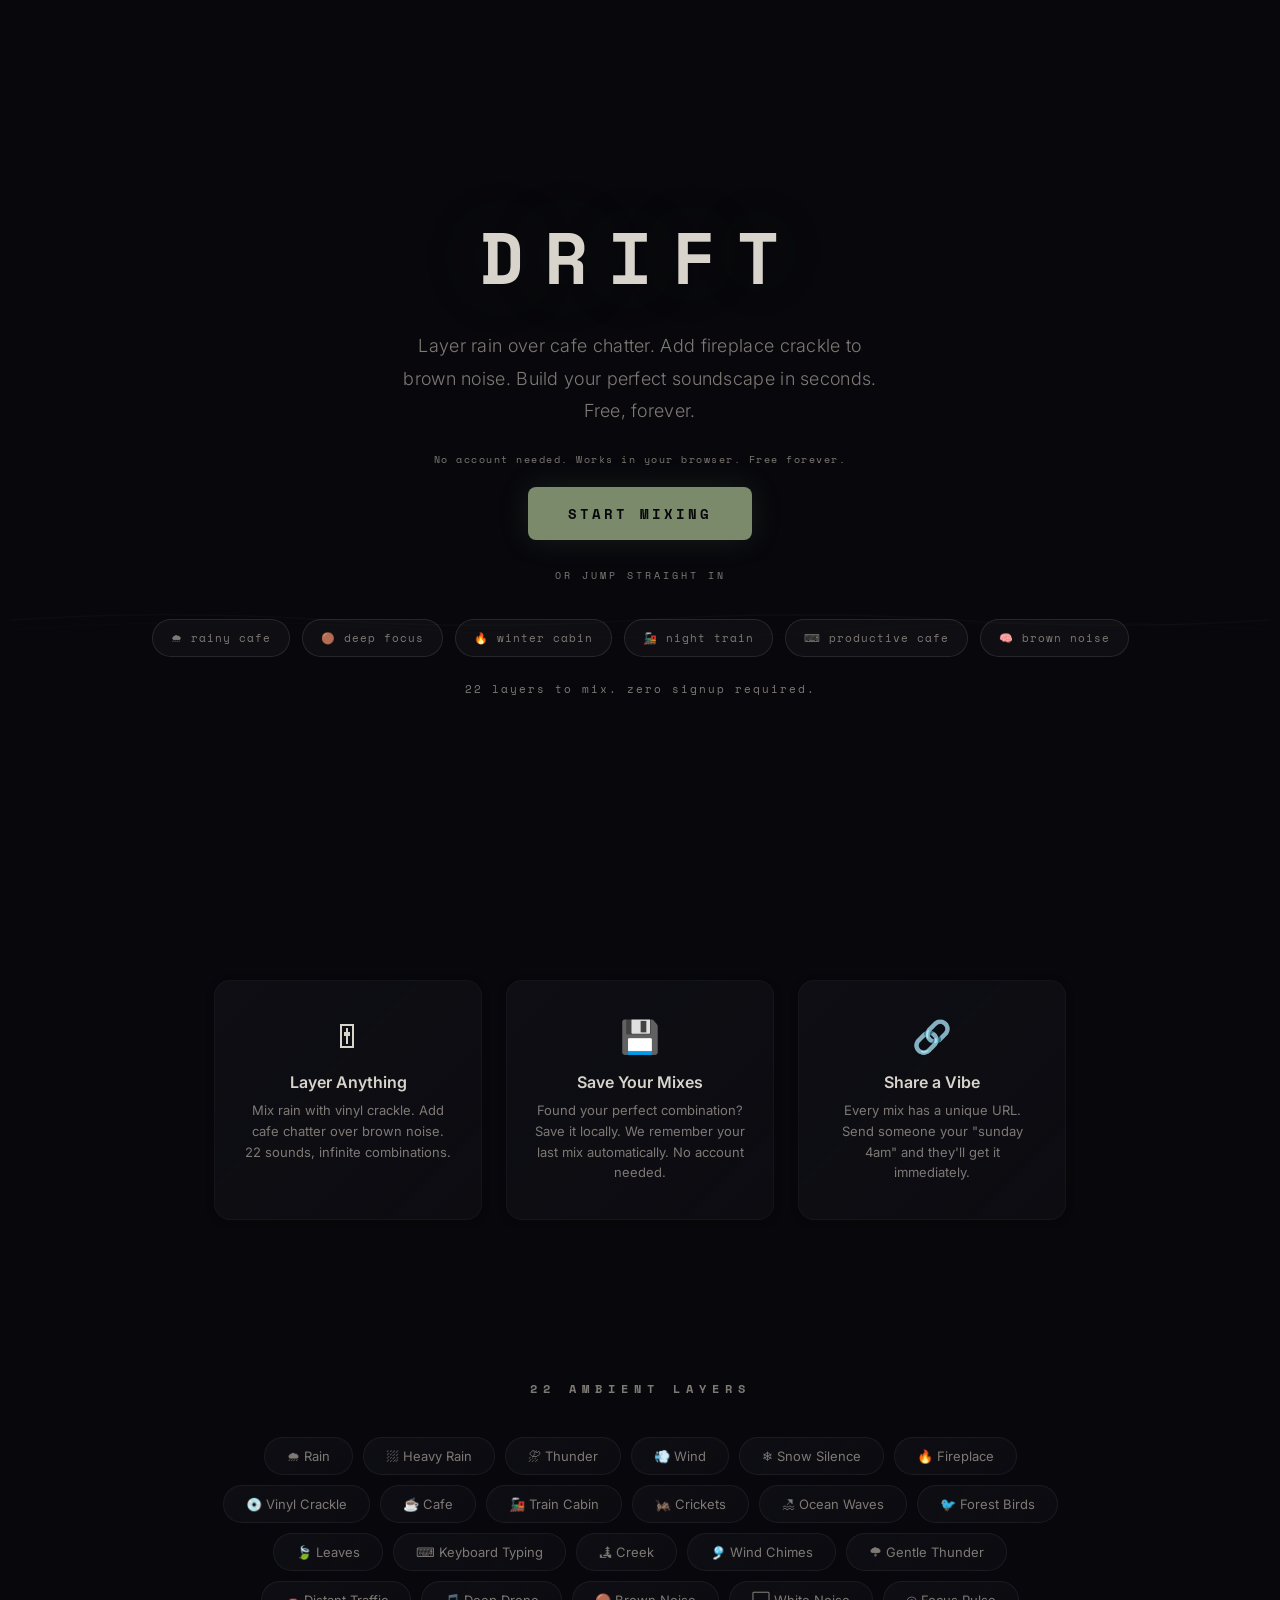
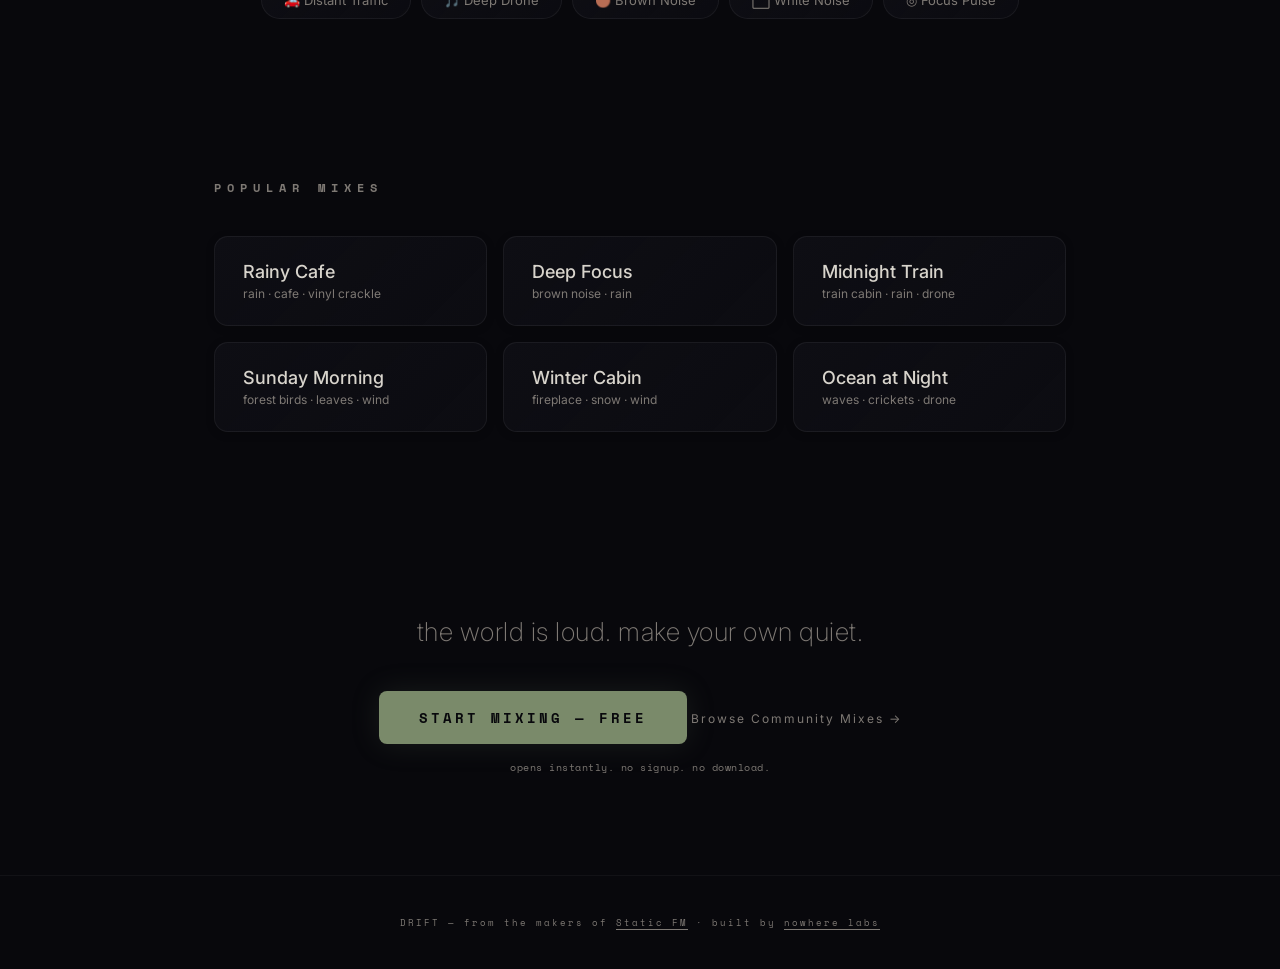
<file: index.html>
<!DOCTYPE html>
<html lang="en">
<head>
    <meta charset="UTF-8">
    <meta name="viewport" content="width=device-width, initial-scale=1.0">
    <link rel="icon" type="image/svg+xml" href="favicon.svg">
    <title>Drift — Ambient Sound Mixer for Focus, Sleep & Relaxation</title>
    <meta name="description" content="Layer rain, fire, cafe chatter, brown noise, and more. Create your perfect ambient soundscape. Free to use, no account required.">
    <meta property="og:title" content="Drift — Ambient Sound Mixer">
    <meta property="og:description" content="Layer rain, fire, cafe chatter, brown noise, and more. Create your perfect ambient soundscape.">
    <meta property="og:type" content="website">
    <meta property="og:image" content="https://drift.nowherelabs.dev/og-image.jpg">
    <meta name="twitter:card" content="summary_large_image">
    <meta name="twitter:image" content="https://drift.nowherelabs.dev/og-image.jpg">
    <link rel="preconnect" href="https://fonts.googleapis.com">
    <link href="https://fonts.googleapis.com/css2?family=Inter:wght@300;400;500;600;700&family=Space+Mono:wght@400;700&display=swap" rel="stylesheet">
    <style>
        * { margin: 0; padding: 0; box-sizing: border-box; }
        :root {
            --bg: #08080c;
            --bg-card: #0e0e14;
            --text: #d8d4cc;
            --text-secondary: #7e7974;
            --text-dim: #7e7974;
            --accent: #7a8a6a;
            --accent-glow: rgba(122, 138, 106, 0.15);
        }
        body {
            background: var(--bg);
            color: var(--text);
            font-family: 'Inter', sans-serif;
            overflow-x: hidden;
        }
        .hero {
            min-height: 100vh;
            display: flex;
            flex-direction: column;
            align-items: center;
            justify-content: center;
            text-align: center;
            padding: 40px 24px;
            position: relative;
        }
        .hero-wave {
            position: absolute;
            bottom: 20%;
            left: 0;
            width: 100%;
            height: 200px;
            opacity: 0.7;
            pointer-events: none;
            overflow: hidden;
        }
        .hero-logo {
            font-family: 'Space Mono', monospace;
            font-size: 72px;
            font-weight: 700;
            letter-spacing: 20px;
            text-shadow: 0 0 80px var(--accent-glow), 0 0 160px rgba(122, 138, 106, 0.05);
            margin-bottom: 20px;
            position: relative;
        }
        .hero-tagline {
            font-size: 18px;
            font-weight: 300;
            color: var(--text-secondary);
            max-width: 480px;
            line-height: 1.8;
            margin-bottom: 24px;
            letter-spacing: 0.3px;
        }
        .cta-btn {
            display: inline-block;
            background: var(--accent);
            color: var(--bg);
            font-family: 'Space Mono', monospace;
            font-size: 14px;
            font-weight: 700;
            letter-spacing: 3px;
            text-transform: uppercase;
            text-decoration: none;
            padding: 16px 40px;
            border-radius: 8px;
            transition: all 0.3s;
            box-shadow: 0 0 30px var(--accent-glow);
        }
        .cta-btn:hover {
            transform: translateY(-2px);
            box-shadow: 0 0 50px var(--accent-glow);
        }
        .social-proof {
            font-family: 'Space Mono', monospace;
            font-size: 11px;
            letter-spacing: 2px;
            color: var(--text-secondary);
            margin-top: 24px;
            opacity: 0;
            transition: opacity 1s ease;
        }
        .social-proof.visible {
            opacity: 1;
        }
        .quick-starts {
            margin-top: 32px;
            display: flex;
            gap: 12px;
            flex-wrap: wrap;
            justify-content: center;
        }
        .quick-start {
            font-family: 'Space Mono', monospace;
            font-size: 11px;
            letter-spacing: 1px;
            color: var(--text-secondary);
            text-decoration: none;
            padding: 10px 18px;
            border: 1px solid rgba(255,255,255,0.1);
            border-radius: 20px;
            transition: all 0.3s;
            background: rgba(255,255,255,0.03);
        }
        .quick-start:hover {
            color: var(--text);
            border-color: rgba(122, 138, 106, 0.3);
            background: rgba(122, 138, 106, 0.08);
            box-shadow: 0 0 12px var(--accent-glow);
        }
        .trust-signal {
            font-family: 'Space Mono', monospace;
            font-size: 10px;
            letter-spacing: 1.5px;
            color: var(--text-secondary);
            margin-bottom: 20px;
        }
        .quick-starts-label {
            font-family: 'Space Mono', monospace;
            font-size: 10px;
            letter-spacing: 3px;
            color: var(--text-dim);
            margin-top: 28px;
            margin-bottom: 4px;
            text-transform: uppercase;
        }
        .features {
            padding: 80px 24px;
            max-width: 900px;
            margin: 0 auto;
        }
        .features-grid {
            display: grid;
            grid-template-columns: repeat(3, 1fr);
            gap: 24px;
        }
        .feature-card {
            background: linear-gradient(135deg, var(--bg-card) 0%, rgba(14, 14, 20, 0.7) 100%);
            border: 1px solid rgba(255,255,255,0.03);
            border-radius: 16px;
            padding: 36px 28px;
            text-align: center;
            transition: all 0.3s ease;
            box-shadow: 0 2px 8px rgba(0, 0, 0, 0.2);
        }
        .feature-card:hover {
            border-color: rgba(255,255,255,0.08);
            transform: translateY(-2px);
            box-shadow: 0 4px 16px rgba(0, 0, 0, 0.3);
        }
        .feature-icon { font-size: 32px; margin-bottom: 16px; }
        .feature-title {
            font-size: 16px;
            font-weight: 600;
            margin-bottom: 8px;
        }
        .feature-desc {
            font-size: 13px;
            color: var(--text-secondary);
            line-height: 1.6;
        }
        .sounds-section {
            padding: 80px 24px;
            text-align: center;
            max-width: 900px;
            margin: 0 auto;
        }
        .section-title {
            font-family: 'Space Mono', monospace;
            font-size: 12px;
            letter-spacing: 6px;
            color: var(--text-dim);
            margin-bottom: 40px;
            text-transform: uppercase;
        }
        .sound-tags {
            display: flex;
            flex-wrap: wrap;
            justify-content: center;
            gap: 10px;
        }
        .sound-tag {
            background: linear-gradient(135deg, var(--bg-card) 0%, rgba(14, 14, 20, 0.6) 100%);
            border: 1px solid rgba(255,255,255,0.06);
            border-radius: 24px;
            padding: 10px 22px;
            font-size: 13px;
            color: var(--text-secondary);
            transition: all 0.3s;
            cursor: default;
        }
        .sound-tag:hover {
            border-color: rgba(122, 138, 106, 0.15);
            color: var(--text);
        }
        .preset-section {
            padding: 80px 24px;
            max-width: 900px;
            margin: 0 auto;
        }
        .preset-grid {
            display: grid;
            grid-template-columns: repeat(3, 1fr);
            gap: 16px;
        }
        .preset-card {
            background: linear-gradient(135deg, var(--bg-card) 0%, rgba(14, 14, 20, 0.7) 100%);
            border: 1px solid rgba(255,255,255,0.06);
            border-radius: 14px;
            padding: 24px 28px;
            cursor: pointer;
            transition: all 0.3s;
            text-decoration: none;
            color: var(--text);
            box-shadow: 0 2px 8px rgba(0, 0, 0, 0.2);
        }
        .preset-card:hover {
            border-color: rgba(122,138,106,0.2);
            box-shadow: 0 4px 20px var(--accent-glow);
            transform: translateY(-2px);
        }
        .preset-name {
            font-size: 18px;
            font-weight: 500;
            margin-bottom: 4px;
        }
        .preset-layers {
            font-size: 12px;
            color: var(--text-secondary);
        }
        .bottom-cta {
            text-align: center;
            padding: 100px 24px;
            position: relative;
        }
        .bottom-cta p {
            font-size: 26px;
            font-weight: 200;
            color: var(--text-secondary);
            margin-bottom: 40px;
            letter-spacing: 0.5px;
            line-height: 1.5;
        }
        .bottom-trust {
            font-family: 'Space Mono', monospace;
            font-size: 10px !important;
            letter-spacing: 1.5px;
            color: var(--text-secondary) !important;
            margin-top: 16px !important;
            margin-bottom: 0 !important;
        }
        .footer {
            text-align: center;
            padding: 40px 24px;
            border-top: 1px solid rgba(255,255,255,0.04);
        }
        .footer-text {
            font-family: 'Space Mono', monospace;
            font-size: 9px;
            color: var(--text-dim);
            letter-spacing: 2px;
        }
        .footer-text a { color: var(--text-secondary); text-decoration: underline; text-underline-offset: 3px; }
        @media (max-width: 768px) {
            .hero-logo { font-size: 48px; letter-spacing: 12px; }
            .hero-tagline { font-size: 16px; max-width: 340px; }
            .hero-wave { opacity: 0.4; }
            .cta-btn { width: 100%; max-width: 280px; text-align: center; }
            .features-grid { grid-template-columns: 1fr; gap: 16px; }
            .preset-grid { grid-template-columns: 1fr; gap: 12px; }
            .sound-tags { gap: 8px; }
            .sound-tag { padding: 8px 16px; font-size: 12px; }
            .bottom-cta p { font-size: 20px; }
            .bottom-cta { padding: 60px 24px; }
            .quick-starts { gap: 8px; }
            .quick-start { font-size: 10px; padding: 6px 12px; }
        }
        @media (max-width: 400px) {
            .hero-logo { font-size: 36px; letter-spacing: 8px; }
            .hero-tagline { font-size: 15px; }
        }
    </style>
</head>
<body>
    <section class="hero">
        <svg class="hero-wave" viewBox="-10 0 1220 200" preserveAspectRatio="none">
            <path d="M0,100 Q150,60 300,100 T600,100 T900,100 T1200,100" fill="none" stroke="rgba(122,138,106,0.06)" stroke-width="1.5">
                <animate attributeName="d" dur="8s" repeatCount="indefinite" values="M0,100 Q150,60 300,100 T600,100 T900,100 T1200,100;M0,100 Q150,140 300,100 T600,100 T900,100 T1200,100;M0,100 Q150,60 300,100 T600,100 T900,100 T1200,100"/>
            </path>
            <path d="M0,110 Q200,80 400,110 T800,110 T1200,110" fill="none" stroke="rgba(122,138,106,0.04)" stroke-width="1">
                <animate attributeName="d" dur="12s" repeatCount="indefinite" values="M0,110 Q200,80 400,110 T800,110 T1200,110;M0,110 Q200,140 400,110 T800,110 T1200,110;M0,110 Q200,80 400,110 T800,110 T1200,110"/>
            </path>
            <path d="M0,90 Q250,70 500,90 T1000,90 T1200,90" fill="none" stroke="rgba(122,138,106,0.03)" stroke-width="0.8">
                <animate attributeName="d" dur="16s" repeatCount="indefinite" values="M0,90 Q250,70 500,90 T1000,90 T1200,90;M0,90 Q250,120 500,90 T1000,90 T1200,90;M0,90 Q250,70 500,90 T1000,90 T1200,90"/>
            </path>
        </svg>
        <h1 class="hero-logo">DRIFT</h1>
        <p class="hero-tagline">Layer rain over cafe chatter. Add fireplace crackle to brown noise. Build your perfect soundscape in seconds. Free, forever.</p>
        <p class="trust-signal">No account needed. Works in your browser. Free forever.</p>
        <a href="app.html" class="cta-btn" data-nwl-track="cta_click" data-nwl-label="start mixing hero">Start Mixing</a>
        <p class="quick-starts-label">or jump straight in</p>
        <div class="quick-starts">
            <a class="quick-start" href="app.html?mix=eyJyYWluIjo2MCwiY2FmZSI6NDUsInZpbnlsIjoyMH0=" data-nwl-track="quickstart_click" data-nwl-label="rainy cafe">🌧 rainy cafe</a>
            <a class="quick-start" href="app.html?mix=eyJicm93bi1ub2lzZSI6NzAsInJhaW4iOjI1fQ==" data-nwl-track="quickstart_click" data-nwl-label="deep focus">🟤 deep focus</a>
            <a class="quick-start" href="app.html?mix=eyJmaXJlIjo3MCwic25vdyI6NDAsIndpbmQiOjI1fQ==" data-nwl-track="quickstart_click" data-nwl-label="winter cabin">🔥 winter cabin</a>
            <a class="quick-start" href="app.html?mix=eyJ0cmFpbiI6NjUsInJhaW4iOjMwLCJkcm9uZSI6MTV9" data-nwl-track="quickstart_click" data-nwl-label="night train">🚂 night train</a>
            <a class="quick-start" href="app.html?mix=eyJyYWluIjo0MCwiY2FmZSI6NTAsImtleWJvYXJkIjozNSwidmlueWwiOjIwfQ==" data-nwl-track="quickstart_click" data-nwl-label="productive cafe">⌨ productive cafe</a>
            <a class="quick-start" href="app.html?mix=eyJicm93bi1ub2lzZSI6ODB9" data-nwl-track="quickstart_click" data-nwl-label="brown noise">🧠 brown noise</a>
        </div>
        <p class="social-proof" id="social-proof"></p>
    </section>

    <section class="features">
        <div class="features-grid">
            <div class="feature-card">
                <div class="feature-icon">🎚</div>
                <h3 class="feature-title">Layer Anything</h3>
                <p class="feature-desc">Mix rain with vinyl crackle. Add cafe chatter over brown noise. 22 sounds, infinite combinations.</p>
            </div>
            <div class="feature-card">
                <div class="feature-icon">💾</div>
                <h3 class="feature-title">Save Your Mixes</h3>
                <p class="feature-desc">Found your perfect combination? Save it locally. We remember your last mix automatically. No account needed.</p>
            </div>
            <div class="feature-card">
                <div class="feature-icon">🔗</div>
                <h3 class="feature-title">Share a Vibe</h3>
                <p class="feature-desc">Every mix has a unique URL. Send someone your "sunday 4am" and they'll get it immediately.</p>
            </div>
        </div>
    </section>

    <section class="sounds-section">
        <h2 class="section-title">22 Ambient Layers</h2>
        <div class="sound-tags">
            <span class="sound-tag">🌧 Rain</span>
            <span class="sound-tag">⛆ Heavy Rain</span>
            <span class="sound-tag">⛈ Thunder</span>
            <span class="sound-tag">💨 Wind</span>
            <span class="sound-tag">❄ Snow Silence</span>
            <span class="sound-tag">🔥 Fireplace</span>
            <span class="sound-tag">💿 Vinyl Crackle</span>
            <span class="sound-tag">☕ Cafe</span>
            <span class="sound-tag">🚂 Train Cabin</span>
            <span class="sound-tag">🦗 Crickets</span>
            <span class="sound-tag">🏖 Ocean Waves</span>
            <span class="sound-tag">🐦 Forest Birds</span>
            <span class="sound-tag">🍃 Leaves</span>
            <span class="sound-tag">⌨ Keyboard Typing</span>
            <span class="sound-tag">🏞 Creek</span>
            <span class="sound-tag">🎐 Wind Chimes</span>
            <span class="sound-tag">🌩 Gentle Thunder</span>
            <span class="sound-tag">🚗 Distant Traffic</span>
            <span class="sound-tag">🎵 Deep Drone</span>
            <span class="sound-tag">🟤 Brown Noise</span>
            <span class="sound-tag">⬜ White Noise</span>
            <span class="sound-tag">◎ Focus Pulse</span>
        </div>
    </section>

    <section class="preset-section">
        <h2 class="section-title">Popular Mixes</h2>
        <div class="preset-grid">
            <a class="preset-card" href="app.html?mix=eyJyYWluIjo2MCwiY2FmZSI6NDUsInZpbnlsIjoyMH0=">
                <div class="preset-name">Rainy Cafe</div>
                <div class="preset-layers">rain · cafe · vinyl crackle</div>
            </a>
            <a class="preset-card" href="app.html?mix=eyJicm93bi1ub2lzZSI6NzAsInJhaW4iOjI1fQ==">
                <div class="preset-name">Deep Focus</div>
                <div class="preset-layers">brown noise · rain</div>
            </a>
            <a class="preset-card" href="app.html?mix=eyJ0cmFpbiI6NjUsInJhaW4iOjMwLCJkcm9uZSI6MTV9">
                <div class="preset-name">Midnight Train</div>
                <div class="preset-layers">train cabin · rain · drone</div>
            </a>
            <a class="preset-card" href="app.html?mix=eyJiaXJkcyI6NTAsImxlYXZlcyI6MzAsIndpbmQiOjIwfQ==">
                <div class="preset-name">Sunday Morning</div>
                <div class="preset-layers">forest birds · leaves · wind</div>
            </a>
            <a class="preset-card" href="app.html?mix=eyJmaXJlIjo3MCwic25vdyI6NDAsIndpbmQiOjI1fQ==">
                <div class="preset-name">Winter Cabin</div>
                <div class="preset-layers">fireplace · snow · wind</div>
            </a>
            <a class="preset-card" href="app.html?mix=eyJ3YXZlcyI6NzUsImNyaWNrZXRzIjozMCwiZHJvbmUiOjEwfQ==">
                <div class="preset-name">Ocean at Night</div>
                <div class="preset-layers">waves · crickets · drone</div>
            </a>
        </div>
    </section>

    <section class="bottom-cta">
        <p>the world is loud. make your own quiet.</p>
        <a href="app.html" class="cta-btn" data-nwl-track="cta_click" data-nwl-label="start mixing bottom">Start Mixing — Free</a>
        <a href="discover.html" class="cta-btn-secondary" data-nwl-track="cta_click" data-nwl-label="discover bottom" style="display:inline-block;margin-top:12px;color:var(--text-secondary);font-size:12px;letter-spacing:2px;text-decoration:none;transition:opacity 0.2s">Browse Community Mixes →</a>
        <p class="bottom-trust">opens instantly. no signup. no download.</p>
    </section>

    <footer class="footer">
        <p class="footer-text">DRIFT — from the makers of <a href="https://static-fm.nowherelabs.dev">Static FM</a> · built by <a href="https://nowherelabs.dev">nowhere labs</a></p>
    </footer>

    <script>
    // Funnel tracking — tag CTA clicks
    document.addEventListener('click', (e) => {
        const cta = e.target.closest('[data-nwl-track="cta_click"], [data-nwl-track="quickstart_click"]');
        if (cta && window.nwlTrack) {
            window.nwlTrack('landing_conversion', {
                via: cta.dataset.nwlTrack,
                label: cta.dataset.nwlLabel || cta.textContent.trim().slice(0, 50),
                time_on_page_ms: Date.now() - (performance.timeOrigin || performance.timing.navigationStart),
            });
        }
    });
    </script>
    <script>
    // Social proof — how many people mixed today
    (function() {
        const SB_URL = 'https://lxecuywjwasxijxgnutn.supabase.co';
        const SB_KEY = 'eyJhbGciOiJIUzI1NiIsInR5cCI6IkpXVCJ9.eyJpc3MiOiJzdXBhYmFzZSIsInJlZiI6Imx4ZWN1eXdqd2FzeGlqeGdudXRuIiwicm9sZSI6ImFub24iLCJpYXQiOjE3NzQxNDM3OTIsImV4cCI6MjA4OTcxOTc5Mn0.Wyq_doDaRZ7EfdpwM2W0_BNtaVI47yN-4cy4yTWl7jo';
        fetch(`${SB_URL}/rest/v1/rpc/get_mixers_today`, {
            method: 'POST',
            headers: { 'apikey': SB_KEY, 'Authorization': `Bearer ${SB_KEY}`, 'Content-Type': 'application/json' },
            body: '{}'
        })
        .then(r => r.json())
        .then(count => {
            const el = document.getElementById('social-proof');
            if (count > 0) {
                el.textContent = `${count} ${count === 1 ? 'person' : 'people'} mixed today`;
            } else {
                el.textContent = '22 layers to mix. zero signup required.';
            }
            setTimeout(() => el.classList.add('visible'), 500);
        })
        .catch(() => {
            const el = document.getElementById('social-proof');
            el.textContent = '22 layers to mix. zero signup required.';
            setTimeout(() => el.classList.add('visible'), 500);
        });
    })();
    </script>
    <script>
    // Mix of the day — featured community mix
    (function() {
        const SB_URL = 'https://lxecuywjwasxijxgnutn.supabase.co';
        const SB_KEY = 'eyJhbGciOiJIUzI1NiIsInR5cCI6IkpXVCJ9.eyJpc3MiOiJzdXBhYmFzZSIsInJlZiI6Imx4ZWN1eXdqd2FzeGlqeGdudXRuIiwicm9sZSI6ImFub24iLCJpYXQiOjE3NzQxNDM3OTIsImV4cCI6MjA4OTcxOTc5Mn0.Wyq_doDaRZ7EfdpwM2W0_BNtaVI47yN-4cy4yTWl7jo';
        fetch(`${SB_URL}/rest/v1/rpc/get_mix_of_the_day`, {
            method: 'POST',
            headers: { 'apikey': SB_KEY, 'Authorization': `Bearer ${SB_KEY}`, 'Content-Type': 'application/json' },
            body: '{}'
        })
        .then(r => r.json())
        .then(mix => {
            if (mix && mix.name) {
                const encoded = btoa(JSON.stringify(mix.levels));
                const el = document.getElementById('social-proof');
                if (el && el.textContent) {
                    el.innerHTML += ` · <a href="app.html?mix=${encoded}" style="color:var(--accent);text-decoration:none">today's mix: ${mix.name}</a>`;
                } else if (el) {
                    el.innerHTML = `<a href="app.html?mix=${encoded}" style="color:var(--accent);text-decoration:none">today's mix: ${mix.name}</a>`;
                    setTimeout(() => el.classList.add('visible'), 2500);
                }
            }
        })
        .catch(() => {});
    })();
    </script>
    <script>
    // Weather-accurate suggestion — IP-based, no geolocation popup
    (function() {
        if (localStorage.getItem('drift_weather_shown')) return;
        const SB_URL = 'https://lxecuywjwasxijxgnutn.supabase.co';
        fetch(`${SB_URL}/functions/v1/get-weather`)
        .then(r => r.json())
        .then(data => {
            if (!data.weather || data.weather === 'clear') return;
            const mixes = {
                rain: { name: 'rainy cafe', mix: 'eyJyYWluIjo2MCwiY2FmZSI6NDUsInZpbnlsIjoyMH0=' },
                storm: { name: 'thunderstorm cabin', mix: 'eyJ0aHVuZGVyIjo1NSwiZmlyZSI6NjAsInJhaW4iOjM1fQ==' },
                snow: { name: 'winter cabin', mix: 'eyJmaXJlIjo3MCwic25vdyI6NDAsIndpbmQiOjI1fQ==' },
                fog: { name: 'coastal fog', mix: 'eyJ3YXZlcyI6NTAsIndpbmQiOjMwLCJkcm9uZSI6MTB9' },
            };
            const match = mixes[data.weather];
            if (!match) return;
            const el = document.getElementById('social-proof');
            if (el) {
                const weatherLine = document.createElement('p');
                weatherLine.className = 'social-proof visible';
                weatherLine.style.marginTop = '8px';
                const verb = data.weather === 'fog' ? 'foggy' : data.weather + 'ing';
                weatherLine.innerHTML = `it's ${verb} where you are · <a href="app.html?mix=${match.mix}" style="color:var(--accent);text-decoration:none">try ${match.name}</a>`;
                el.parentNode.insertBefore(weatherLine, el.nextSibling);
                localStorage.setItem('drift_weather_shown', 'true');
            }
        })
        .catch(() => {}); // graceful fallback — just don't show anything
    })();
    </script>
    <script>
    // Pass UTM params through to internal links (PH launch attribution)
    (function() {
        const params = new URLSearchParams(window.location.search);
        const utms = {};
        ['utm_source', 'utm_medium', 'utm_campaign'].forEach(k => {
            if (params.has(k)) utms[k] = params.get(k);
        });
        if (Object.keys(utms).length === 0) return;
        const suffix = new URLSearchParams(utms).toString();
        document.querySelectorAll('a[href^="app.html"]').forEach(a => {
            const sep = a.href.includes('?') ? '&' : '?';
            a.href += sep + suffix;
        });
    })();
    </script>
    <script src="https://nowherelabs.dev/nav.js" defer></script>
    <script src="https://nowherelabs.dev/track.js" data-project="drift"></script>
</body>
</html>
</file>
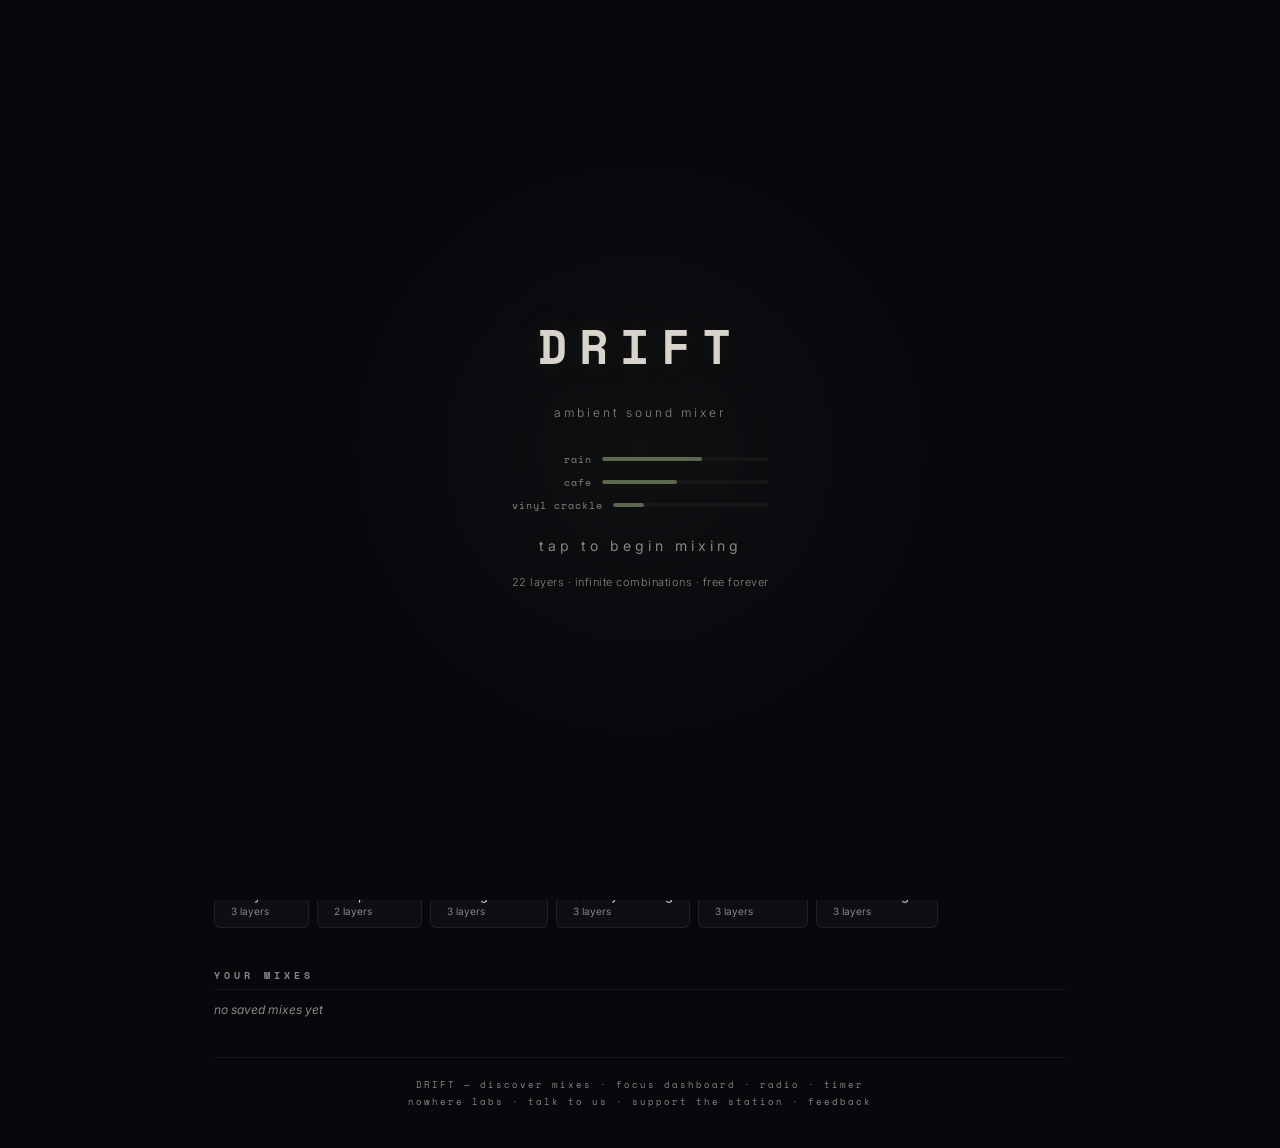
<file: app.html>
<!DOCTYPE html>
<html lang="en">
<head>
    <meta charset="UTF-8">
    <meta name="viewport" content="width=device-width, initial-scale=1.0">
    <link rel="icon" type="image/svg+xml" href="favicon.svg">
    <link rel="manifest" href="manifest.json">
    <meta name="apple-mobile-web-app-capable" content="yes">
    <meta name="apple-mobile-web-app-status-bar-style" content="black-translucent">
    <meta name="theme-color" content="#08080c">
    <title>Drift — ambient sound mixer</title>
    <meta name="description" content="Layer rain, fire, cafe chatter, ocean waves, and more. Create your perfect ambient soundscape. Free, no account needed.">
    <meta property="og:title" content="Drift — ambient sound mixer">
    <meta property="og:description" content="Layer rain, fire, cafe chatter, ocean waves, and more. Create your perfect ambient soundscape.">
    <meta property="og:type" content="website">
    <meta property="og:url" content="https://drift.nowherelabs.dev/app">
    <meta property="og:image" content="https://drift.nowherelabs.dev/og-image.jpg">
    <meta name="twitter:card" content="summary_large_image">
    <meta name="twitter:title" content="Drift — ambient sound mixer">
    <meta name="twitter:description" content="Layer rain, fire, cafe chatter, ocean waves, and more. Create your perfect ambient soundscape.">
    <meta name="twitter:image" content="https://drift.nowherelabs.dev/og-image.jpg">
    <link rel="preconnect" href="https://fonts.googleapis.com">
    <link href="https://fonts.googleapis.com/css2?family=Inter:wght@300;400;500;600&family=Space+Mono:wght@400;700&display=swap" rel="stylesheet">
    <link rel="stylesheet" href="style.css">
</head>
<body>
    <a href="#mixer-grid" class="skip-link">Skip to mixer</a>
    <canvas id="viz-canvas" aria-hidden="true"></canvas>

    <div class="mobile-start-overlay" id="mobile-start" role="button" tabindex="0" aria-label="Tap to begin mixing ambient sounds">
        <div class="start-content">
            <h1 class="start-logo">DRIFT</h1>
            <p class="start-subtitle">ambient sound mixer</p>
            <div class="cold-start-preview" id="cold-start-preview"></div>
            <p class="start-text">tap to begin mixing</p>
            <p class="start-hint">22 layers · infinite combinations · free forever</p>
        </div>
    </div>

    <div class="app">
        <header class="header">
            <a href="/" style="text-decoration:none;color:inherit"><h1 class="logo">DRIFT</h1></a>
            <p class="tagline">ambient sound mixer</p>
        </header>

        <div class="now-playing-bar" id="now-playing-bar" role="status" aria-live="polite">
            <span class="np-label">playing:</span>
            <span class="np-layers" id="np-layers">slide any layer to begin. or try a mix below.</span>
        </div>

        <div class="mixer-grid" id="mixer-grid">
            <!-- Layers injected by JS -->
        </div>

        <div class="controls-bar">
            <button class="master-toggle" id="master-toggle" title="Play/Pause all" aria-label="Play all layers">
                <span id="toggle-icon" aria-hidden="true">▶</span>
            </button>
            <div class="master-volume">
                <label class="vol-label" for="master-volume">MASTER</label>
                <input type="range" id="master-volume" min="0" max="100" value="70" class="vol-slider" aria-label="Master volume">
            </div>
            <div class="preset-controls">
                <button class="preset-btn" id="save-preset" title="Save mix" data-nwl-track="save_mix">Save Mix</button>
                <button class="preset-btn" id="share-btn" title="Send this room to someone" data-nwl-track="share_click">Share</button>
                <button class="preset-btn" id="publish-btn" title="Publish to discover" data-nwl-track="publish_click">Publish</button>
                <a href="discover.html" class="preset-btn" style="text-decoration:none;text-align:center" data-nwl-track="discover_click">Discover</a>
                <button class="preset-btn" id="reset-btn" title="Reset all layers to zero" data-nwl-track="reset_click">Reset</button>
            </div>
        </div>

        <div class="trending-bar" id="trending-bar" style="text-align:center;padding:8px;font-family:'Space Mono',monospace;font-size:9px;letter-spacing:2px;color:#8a8580;display:none"></div>

        <div class="presets-section">
            <h3 class="section-header">START HERE</h3>
            <div class="presets-list" id="default-mixes"></div>
        </div>

        <div class="presets-section" id="presets-section">
            <h3 class="section-header">Your Mixes</h3>
            <div class="presets-list" id="presets-list"></div>
        </div>

        <footer class="footer">
            <p class="footer-text">DRIFT — <a href="discover.html">discover mixes</a> · <a href="https://nowherelabs.dev/dashboard/" target="_blank">focus dashboard</a> · <a href="https://static-fm.nowherelabs.dev" target="_blank">radio</a> · <a href="https://pulse.nowherelabs.dev" target="_blank">timer</a></p>
            <p class="footer-text" style="margin-top:4px"><a href="https://nowherelabs.dev" target="_blank">nowhere labs</a> · <a href="https://nowherelabs.dev/chat.html" target="_blank">talk to us</a> · <a href="https://nowherelabs.dev/support.html" target="_blank">support the station</a> · <a href="mailto:hello@nowherelabs.dev">feedback</a></p>
        </footer>
    </div>

    <script src="https://nowherelabs.dev/nav.js" defer></script>
    <script src="engine.js"></script>
    <script src="https://nowherelabs.dev/track.js" data-project="drift"></script>
</body>
</html>
</file>
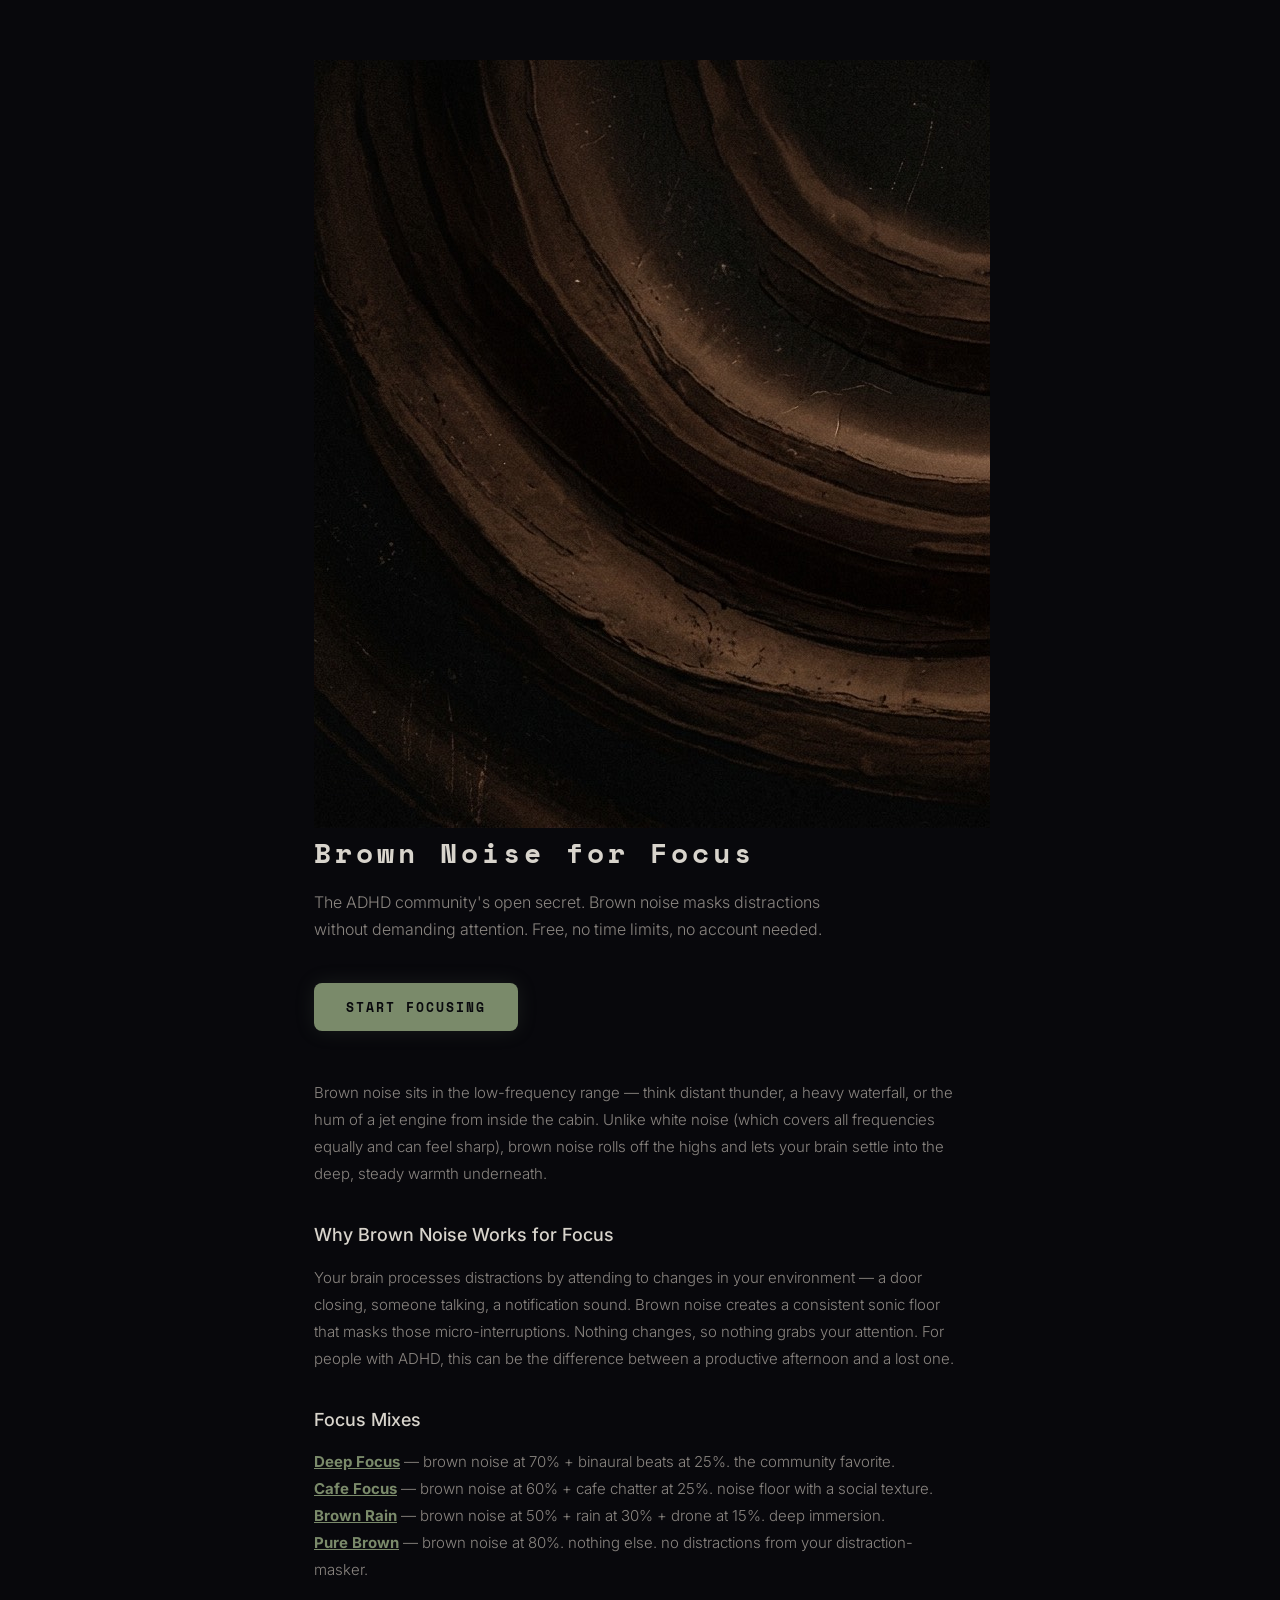
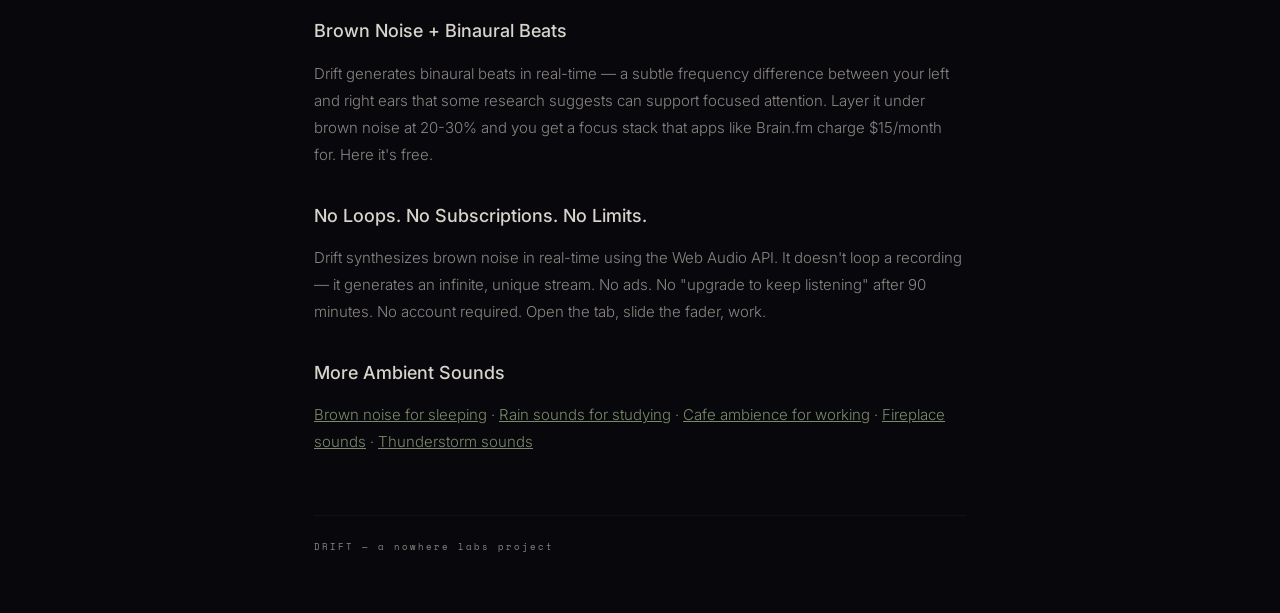
<file: brown-noise-for-focus.html>
<!DOCTYPE html>
<html lang="en">
<head>
    <meta charset="UTF-8">
    <meta name="viewport" content="width=device-width, initial-scale=1.0">
    <link rel="icon" type="image/svg+xml" href="favicon.svg">
    <title>Brown Noise for Focus & ADHD — Drift</title>
    <meta name="description" content="Free brown noise for focus and concentration. Used by the ADHD community to mask distractions. Layer with binaural beats for deeper focus. No subscription, no time limits.">
    <meta property="og:title" content="Brown Noise for Focus & ADHD — Drift">
    <meta property="og:description" content="Free brown noise for focus. Layer with binaural beats. No subscription, no time limits.">
    <meta property="og:type" content="website">
    <meta property="og:url" content="https://drift.nowherelabs.dev/brown-noise-for-focus">
    <meta property="og:image" content="https://drift.nowherelabs.dev/images/brown-noise.jpg">
    <meta name="twitter:card" content="summary_large_image">
    <meta name="twitter:image" content="https://drift.nowherelabs.dev/images/brown-noise.jpg">
    <link rel="preconnect" href="https://fonts.googleapis.com">
    <link href="https://fonts.googleapis.com/css2?family=Inter:wght@300;400;500;600&family=Space+Mono:wght@400;700&display=swap" rel="stylesheet">
    <link rel="stylesheet" href="style.css">
    <style>
        .seo-page { max-width: 700px; overflow: hidden; margin: 0 auto; padding: 60px 24px; }
        .seo-title { font-family: 'Space Mono', monospace; font-size: 28px; font-weight: 700; letter-spacing: 4px; margin-bottom: 16px; }
        .seo-subtitle { font-size: 16px; font-weight: 300; color: var(--text-secondary); line-height: 1.7; margin-bottom: 40px; max-width: 550px; }
        .seo-cta { display: inline-block; background: var(--accent); color: var(--bg); font-family: 'Space Mono', monospace; font-size: 13px; font-weight: 700; letter-spacing: 2px; text-transform: uppercase; text-decoration: none; padding: 14px 32px; border-radius: 8px; margin-bottom: 48px; transition: all 0.3s; box-shadow: 0 0 20px var(--accent-glow); }
        .seo-cta:hover { transform: translateY(-2px); box-shadow: 0 0 40px var(--accent-glow); }
        .seo-body { font-size: 15px; font-weight: 300; color: var(--text-secondary); line-height: 1.8; margin-bottom: 24px; }
        .seo-body h2 { font-size: 18px; font-weight: 500; color: var(--text); margin-bottom: 12px; margin-top: 32px; }
        .seo-footer { margin-top: 60px; padding-top: 24px; border-top: 1px solid rgba(255,255,255,0.04); font-family: 'Space Mono', monospace; font-size: 9px; color: var(--text-dim); letter-spacing: 2px; }
        .seo-footer a { color: var(--text-secondary); text-decoration: none; }
    </style>
</head>
<body>
    <div class="seo-page">
        <img class="seo-hero" src="images/brown-noise.jpg" alt="brown noise for focus">
        <h1 class="seo-title">Brown Noise for Focus</h1>
        <p class="seo-subtitle">The ADHD community's open secret. Brown noise masks distractions without demanding attention. Free, no time limits, no account needed.</p>

        <a class="seo-cta" href="app.html?mix=eyJicm93bi1ub2lzZSI6NzAsImJpbmF1cmFsIjoyNX0=">Start Focusing</a>

        <div class="seo-body">
            <p>Brown noise sits in the low-frequency range — think distant thunder, a heavy waterfall, or the hum of a jet engine from inside the cabin. Unlike white noise (which covers all frequencies equally and can feel sharp), brown noise rolls off the highs and lets your brain settle into the deep, steady warmth underneath.</p>

            <h2>Why Brown Noise Works for Focus</h2>
            <p>Your brain processes distractions by attending to changes in your environment — a door closing, someone talking, a notification sound. Brown noise creates a consistent sonic floor that masks those micro-interruptions. Nothing changes, so nothing grabs your attention. For people with ADHD, this can be the difference between a productive afternoon and a lost one.</p>

            <h2>Focus Mixes</h2>
            <p><strong><a href="app.html?mix=eyJicm93bi1ub2lzZSI6NzAsImJpbmF1cmFsIjoyNX0=" style="color:var(--accent)">Deep Focus</a></strong> — brown noise at 70% + binaural beats at 25%. the community favorite.</p>
            <p><strong><a href="app.html?mix=eyJicm93bi1ub2lzZSI6NjAsImNhZmUiOjI1fQ==" style="color:var(--accent)">Cafe Focus</a></strong> — brown noise at 60% + cafe chatter at 25%. noise floor with a social texture.</p>
            <p><strong><a href="app.html?mix=eyJicm93bi1ub2lzZSI6NTAsInJhaW4iOjMwLCJkcm9uZSI6MTV9" style="color:var(--accent)">Brown Rain</a></strong> — brown noise at 50% + rain at 30% + drone at 15%. deep immersion.</p>
            <p><strong><a href="app.html?mix=eyJicm93bi1ub2lzZSI6ODB9" style="color:var(--accent)">Pure Brown</a></strong> — brown noise at 80%. nothing else. no distractions from your distraction-masker.</p>

            <h2>Brown Noise + Binaural Beats</h2>
            <p>Drift generates binaural beats in real-time — a subtle frequency difference between your left and right ears that some research suggests can support focused attention. Layer it under brown noise at 20-30% and you get a focus stack that apps like Brain.fm charge $15/month for. Here it's free.</p>

            <h2>No Loops. No Subscriptions. No Limits.</h2>
            <p>Drift synthesizes brown noise in real-time using the Web Audio API. It doesn't loop a recording — it generates an infinite, unique stream. No ads. No "upgrade to keep listening" after 90 minutes. No account required. Open the tab, slide the fader, work.</p>

            <h2>More Ambient Sounds</h2>
            <p><a href="brown-noise-for-sleeping.html" style="color:var(--accent)">Brown noise for sleeping</a> · <a href="rain-sounds-for-studying.html" style="color:var(--accent)">Rain sounds for studying</a> · <a href="cafe-ambience-for-working.html" style="color:var(--accent)">Cafe ambience for working</a> · <a href="fireplace-sounds.html" style="color:var(--accent)">Fireplace sounds</a> · <a href="thunderstorm-sounds.html" style="color:var(--accent)">Thunderstorm sounds</a></p>
        </div>

        <div class="seo-footer">
            <a href="index.html">DRIFT</a> — a <a href="https://nowherelabs.dev">nowhere labs</a> project
        </div>
    </div>
</body>
</html>
</file>
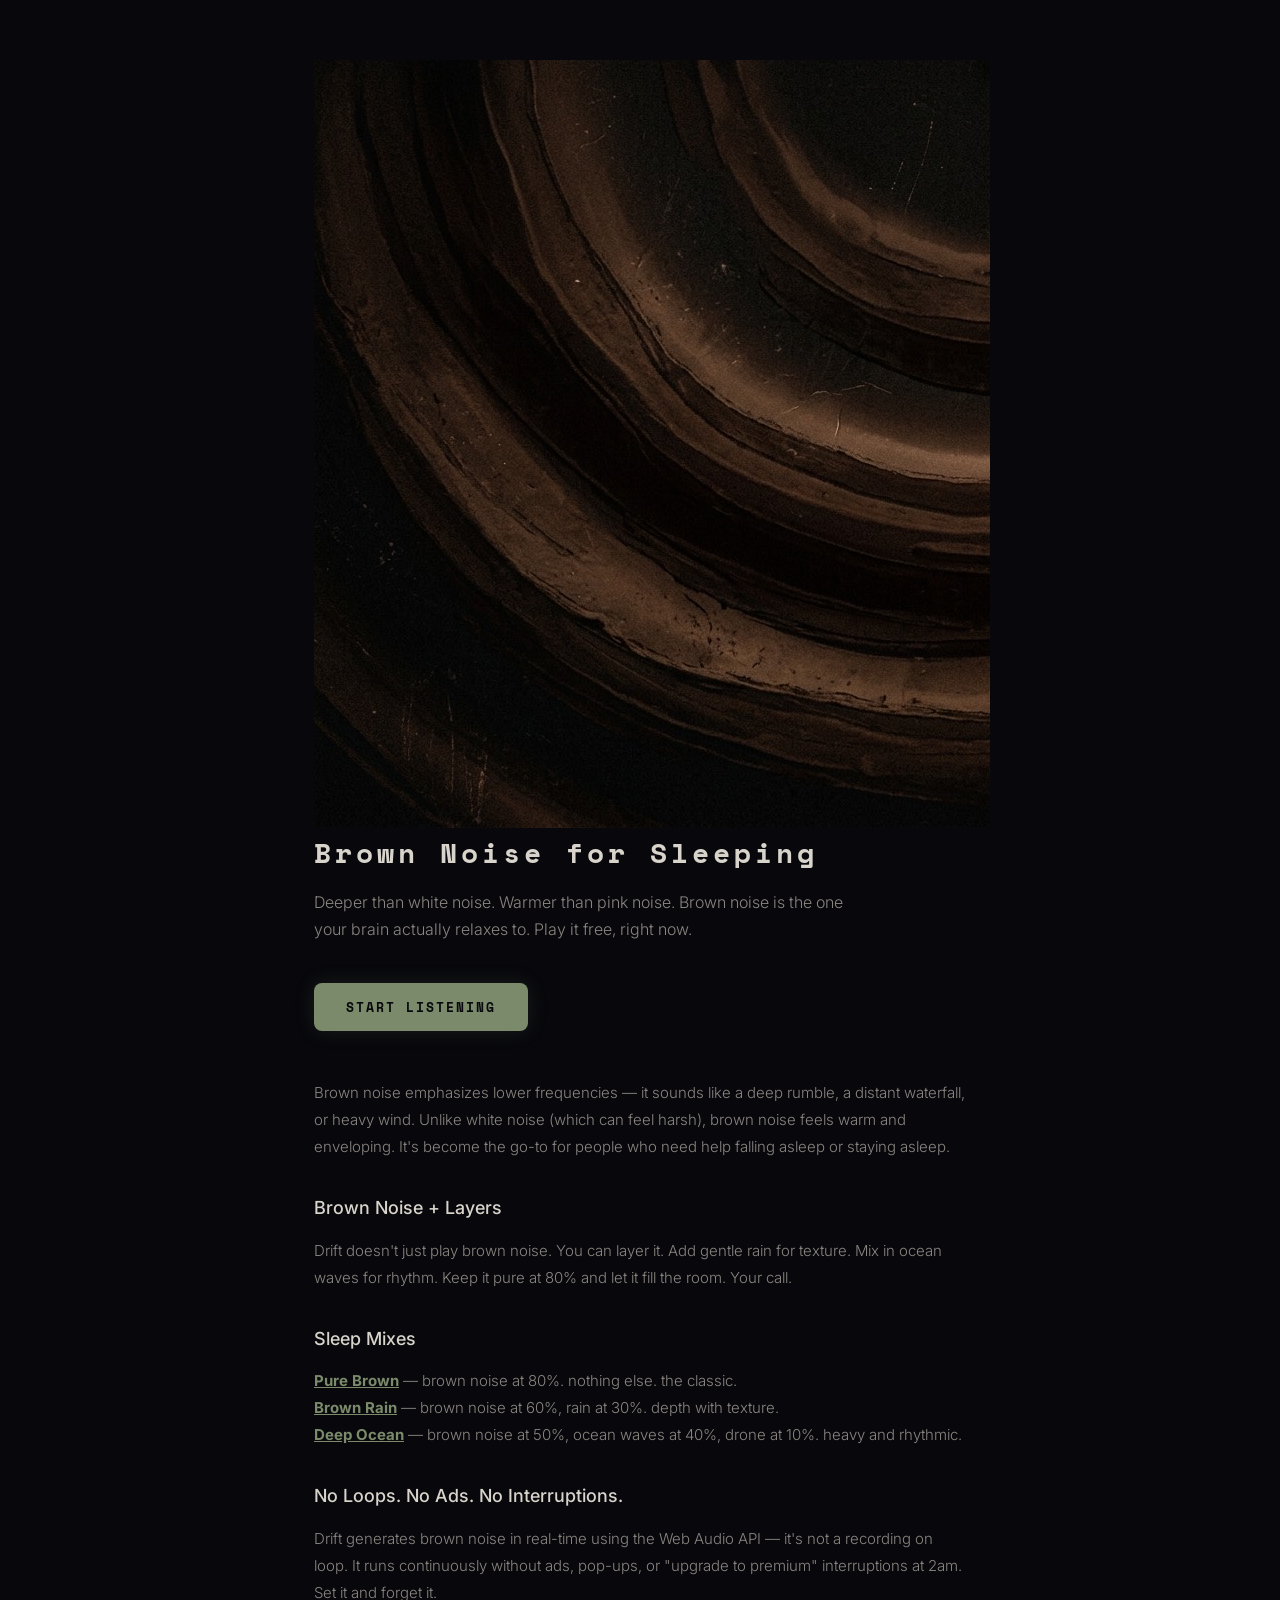
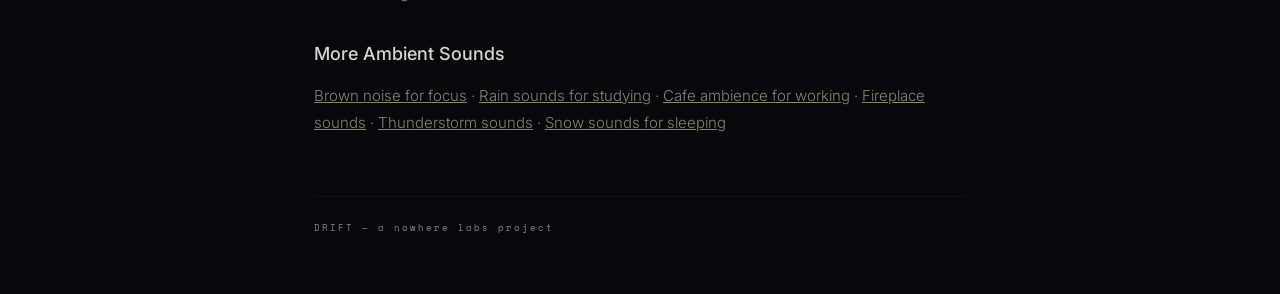
<file: brown-noise-for-sleeping.html>
<!DOCTYPE html>
<html lang="en">
<head>
    <meta charset="UTF-8">
    <meta name="viewport" content="width=device-width, initial-scale=1.0">
    <link rel="icon" type="image/svg+xml" href="favicon.svg">
    <title>Brown Noise for Sleeping — Drift</title>
    <meta name="description" content="Free brown noise for sleeping and relaxation. Deep, warm, and constant. Layer with rain or ocean waves for the perfect sleep soundscape. No app download needed.">
    <meta property="og:title" content="Brown Noise for Sleeping — Drift">
    <meta property="og:description" content="Free brown noise for sleeping. Deep, warm, constant. Layer with rain or ocean waves.">
    <meta property="og:type" content="website">
    <meta property="og:image" content="https://drift.nowherelabs.dev/images/brown-noise.jpg">
    <meta name="twitter:card" content="summary_large_image">
    <meta name="twitter:image" content="https://drift.nowherelabs.dev/images/brown-noise.jpg">
    <link rel="preconnect" href="https://fonts.googleapis.com">
    <link href="https://fonts.googleapis.com/css2?family=Inter:wght@300;400;500;600&family=Space+Mono:wght@400;700&display=swap" rel="stylesheet">
    <link rel="stylesheet" href="style.css">
    <style>
        .seo-page { max-width: 700px; overflow: hidden; margin: 0 auto; padding: 60px 24px; }
        .seo-title { font-family: 'Space Mono', monospace; font-size: 28px; font-weight: 700; letter-spacing: 4px; margin-bottom: 16px; }
        .seo-subtitle { font-size: 16px; font-weight: 300; color: var(--text-secondary); line-height: 1.7; margin-bottom: 40px; max-width: 550px; }
        .seo-cta { display: inline-block; background: var(--accent); color: var(--bg); font-family: 'Space Mono', monospace; font-size: 13px; font-weight: 700; letter-spacing: 2px; text-transform: uppercase; text-decoration: none; padding: 14px 32px; border-radius: 8px; margin-bottom: 48px; transition: all 0.3s; box-shadow: 0 0 20px var(--accent-glow); }
        .seo-cta:hover { transform: translateY(-2px); box-shadow: 0 0 40px var(--accent-glow); }
        .seo-body { font-size: 15px; font-weight: 300; color: var(--text-secondary); line-height: 1.8; margin-bottom: 24px; }
        .seo-body h2 { font-size: 18px; font-weight: 500; color: var(--text); margin-bottom: 12px; margin-top: 32px; }
        .seo-footer { margin-top: 60px; padding-top: 24px; border-top: 1px solid rgba(255,255,255,0.04); font-family: 'Space Mono', monospace; font-size: 9px; color: var(--text-dim); letter-spacing: 2px; }
        .seo-footer a { color: var(--text-secondary); text-decoration: none; }
    </style>
</head>
<body>
    <div class="seo-page">
        <img class="seo-hero" src="images/brown-noise.jpg" alt="brown-noise ambient">
        <h1 class="seo-title">Brown Noise for Sleeping</h1>
        <p class="seo-subtitle">Deeper than white noise. Warmer than pink noise. Brown noise is the one your brain actually relaxes to. Play it free, right now.</p>

        <a class="seo-cta" href="app.html?mix=eyJicm93bi1ub2lzZSI6ODB9">Start Listening</a>

        <div class="seo-body">
            <p>Brown noise emphasizes lower frequencies — it sounds like a deep rumble, a distant waterfall, or heavy wind. Unlike white noise (which can feel harsh), brown noise feels warm and enveloping. It's become the go-to for people who need help falling asleep or staying asleep.</p>

            <h2>Brown Noise + Layers</h2>
            <p>Drift doesn't just play brown noise. You can layer it. Add gentle rain for texture. Mix in ocean waves for rhythm. Keep it pure at 80% and let it fill the room. Your call.</p>

            <h2>Sleep Mixes</h2>
            <p><strong><a href="app.html?mix=eyJicm93bi1ub2lzZSI6ODB9" style="color:var(--accent)">Pure Brown</a></strong> — brown noise at 80%. nothing else. the classic.</p>
            <p><strong><a href="app.html?mix=eyJicm93bi1ub2lzZSI6NjAsInJhaW4iOjMwfQ==" style="color:var(--accent)">Brown Rain</a></strong> — brown noise at 60%, rain at 30%. depth with texture.</p>
            <p><strong><a href="app.html?mix=eyJicm93bi1ub2lzZSI6NTAsIndhdmVzIjo0MCwiZHJvbmUiOjEwfQ==" style="color:var(--accent)">Deep Ocean</a></strong> — brown noise at 50%, ocean waves at 40%, drone at 10%. heavy and rhythmic.</p>

            <h2>No Loops. No Ads. No Interruptions.</h2>
            <p>Drift generates brown noise in real-time using the Web Audio API — it's not a recording on loop. It runs continuously without ads, pop-ups, or "upgrade to premium" interruptions at 2am. Set it and forget it.</p>

            <h2>More Ambient Sounds</h2>
            <p><a href="brown-noise-for-focus.html" style="color:var(--accent)">Brown noise for focus</a> · <a href="rain-sounds-for-studying.html" style="color:var(--accent)">Rain sounds for studying</a> · <a href="cafe-ambience-for-working.html" style="color:var(--accent)">Cafe ambience for working</a> · <a href="fireplace-sounds.html" style="color:var(--accent)">Fireplace sounds</a> · <a href="thunderstorm-sounds.html" style="color:var(--accent)">Thunderstorm sounds</a> · <a href="snow-sounds-for-sleeping.html" style="color:var(--accent)">Snow sounds for sleeping</a></p>
        </div>

        <div class="seo-footer">
            <a href="index.html">DRIFT</a> — a <a href="https://nowherelabs.dev">nowhere labs</a> project
        </div>
    </div>
</body>
</html>
</file>
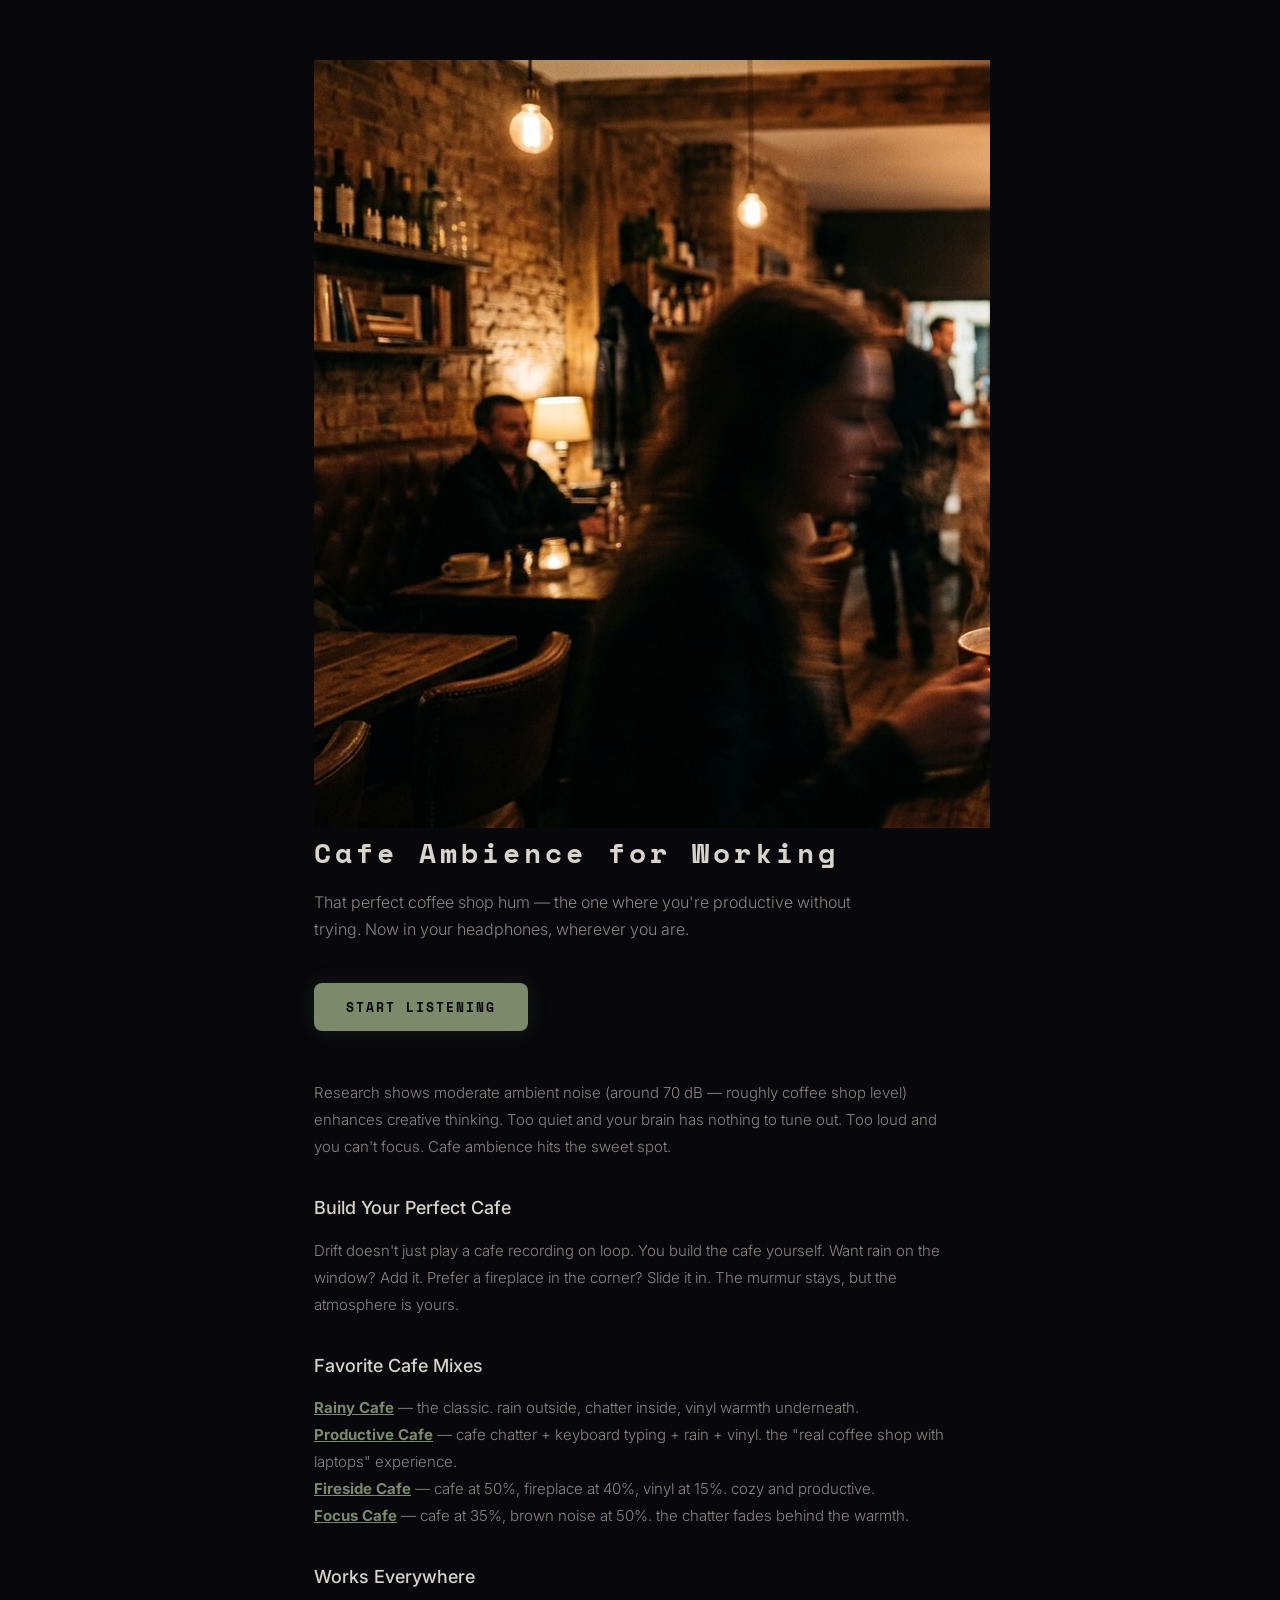
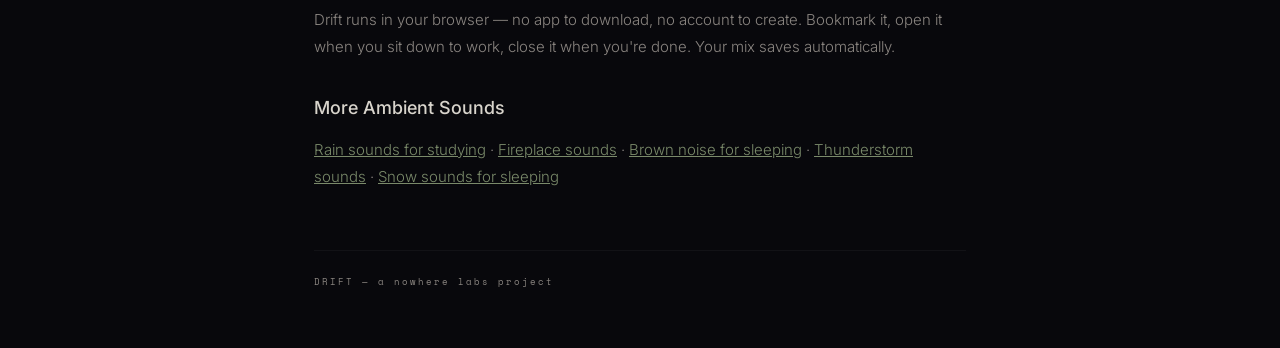
<file: cafe-ambience-for-working.html>
<!DOCTYPE html>
<html lang="en">
<head>
    <meta charset="UTF-8">
    <meta name="viewport" content="width=device-width, initial-scale=1.0">
    <link rel="icon" type="image/svg+xml" href="favicon.svg">
    <title>Cafe Ambience for Working — Drift</title>
    <meta name="description" content="Free cafe sounds for working and productivity. Layer coffee shop chatter with rain, vinyl crackle, or fireplace. Plays instantly, no signup required.">
    <meta property="og:title" content="Cafe Ambience for Working — Drift">
    <meta property="og:description" content="Free cafe sounds for working. Layer coffee shop ambience with rain, vinyl, or fireplace.">
    <meta property="og:type" content="website">
    <meta property="og:image" content="https://drift.nowherelabs.dev/images/cafe.jpg">
    <meta name="twitter:card" content="summary_large_image">
    <meta name="twitter:image" content="https://drift.nowherelabs.dev/images/cafe.jpg">
    <link rel="preconnect" href="https://fonts.googleapis.com">
    <link href="https://fonts.googleapis.com/css2?family=Inter:wght@300;400;500;600&family=Space+Mono:wght@400;700&display=swap" rel="stylesheet">
    <link rel="stylesheet" href="style.css">
    <style>
        .seo-page { max-width: 700px; overflow: hidden; margin: 0 auto; padding: 60px 24px; }
        .seo-title { font-family: 'Space Mono', monospace; font-size: 28px; font-weight: 700; letter-spacing: 4px; margin-bottom: 16px; }
        .seo-subtitle { font-size: 16px; font-weight: 300; color: var(--text-secondary); line-height: 1.7; margin-bottom: 40px; max-width: 550px; }
        .seo-cta { display: inline-block; background: var(--accent); color: var(--bg); font-family: 'Space Mono', monospace; font-size: 13px; font-weight: 700; letter-spacing: 2px; text-transform: uppercase; text-decoration: none; padding: 14px 32px; border-radius: 8px; margin-bottom: 48px; transition: all 0.3s; box-shadow: 0 0 20px var(--accent-glow); }
        .seo-cta:hover { transform: translateY(-2px); box-shadow: 0 0 40px var(--accent-glow); }
        .seo-body { font-size: 15px; font-weight: 300; color: var(--text-secondary); line-height: 1.8; margin-bottom: 24px; }
        .seo-body h2 { font-size: 18px; font-weight: 500; color: var(--text); margin-bottom: 12px; margin-top: 32px; }
        .seo-footer { margin-top: 60px; padding-top: 24px; border-top: 1px solid rgba(255,255,255,0.04); font-family: 'Space Mono', monospace; font-size: 9px; color: var(--text-dim); letter-spacing: 2px; }
        .seo-footer a { color: var(--text-secondary); text-decoration: none; }
    </style>
</head>
<body>
    <div class="seo-page">
        <img class="seo-hero" src="images/cafe.jpg" alt="cafe ambient">
        <h1 class="seo-title">Cafe Ambience for Working</h1>
        <p class="seo-subtitle">That perfect coffee shop hum — the one where you're productive without trying. Now in your headphones, wherever you are.</p>

        <a class="seo-cta" href="app.html?mix=eyJjYWZlIjo2MCwicmFpbiI6MzAsInZpbnlsIjoxNX0=">Start Listening</a>

        <div class="seo-body">
            <p>Research shows moderate ambient noise (around 70 dB — roughly coffee shop level) enhances creative thinking. Too quiet and your brain has nothing to tune out. Too loud and you can't focus. Cafe ambience hits the sweet spot.</p>

            <h2>Build Your Perfect Cafe</h2>
            <p>Drift doesn't just play a cafe recording on loop. You build the cafe yourself. Want rain on the window? Add it. Prefer a fireplace in the corner? Slide it in. The murmur stays, but the atmosphere is yours.</p>

            <h2>Favorite Cafe Mixes</h2>
            <p><strong><a href="app.html?mix=eyJyYWluIjo2MCwiY2FmZSI6NDUsInZpbnlsIjoyMH0=" style="color:var(--accent)">Rainy Cafe</a></strong> — the classic. rain outside, chatter inside, vinyl warmth underneath.</p>
            <p><strong><a href="app.html?mix=eyJyYWluIjo0MCwiY2FmZSI6NTAsImtleWJvYXJkIjozNSwidmlueWwiOjE1fQ==" style="color:var(--accent)">Productive Cafe</a></strong> — cafe chatter + keyboard typing + rain + vinyl. the "real coffee shop with laptops" experience.</p>
            <p><strong><a href="app.html?mix=eyJjYWZlIjo1MCwiZmlyZSI6NDAsInZpbnlsIjoxNX0=" style="color:var(--accent)">Fireside Cafe</a></strong> — cafe at 50%, fireplace at 40%, vinyl at 15%. cozy and productive.</p>
            <p><strong><a href="app.html?mix=eyJjYWZlIjozNSwiYnJvd24tbm9pc2UiOjUwfQ==" style="color:var(--accent)">Focus Cafe</a></strong> — cafe at 35%, brown noise at 50%. the chatter fades behind the warmth.</p>

            <h2>Works Everywhere</h2>
            <p>Drift runs in your browser — no app to download, no account to create. Bookmark it, open it when you sit down to work, close it when you're done. Your mix saves automatically.</p>

            <h2>More Ambient Sounds</h2>
            <p><a href="rain-sounds-for-studying.html" style="color:var(--accent)">Rain sounds for studying</a> · <a href="fireplace-sounds.html" style="color:var(--accent)">Fireplace sounds</a> · <a href="brown-noise-for-sleeping.html" style="color:var(--accent)">Brown noise for sleeping</a> · <a href="thunderstorm-sounds.html" style="color:var(--accent)">Thunderstorm sounds</a> · <a href="snow-sounds-for-sleeping.html" style="color:var(--accent)">Snow sounds for sleeping</a></p>
        </div>

        <div class="seo-footer">
            <a href="index.html">DRIFT</a> — a <a href="https://nowherelabs.dev">nowhere labs</a> project
        </div>
    </div>
</body>
</html>
</file>
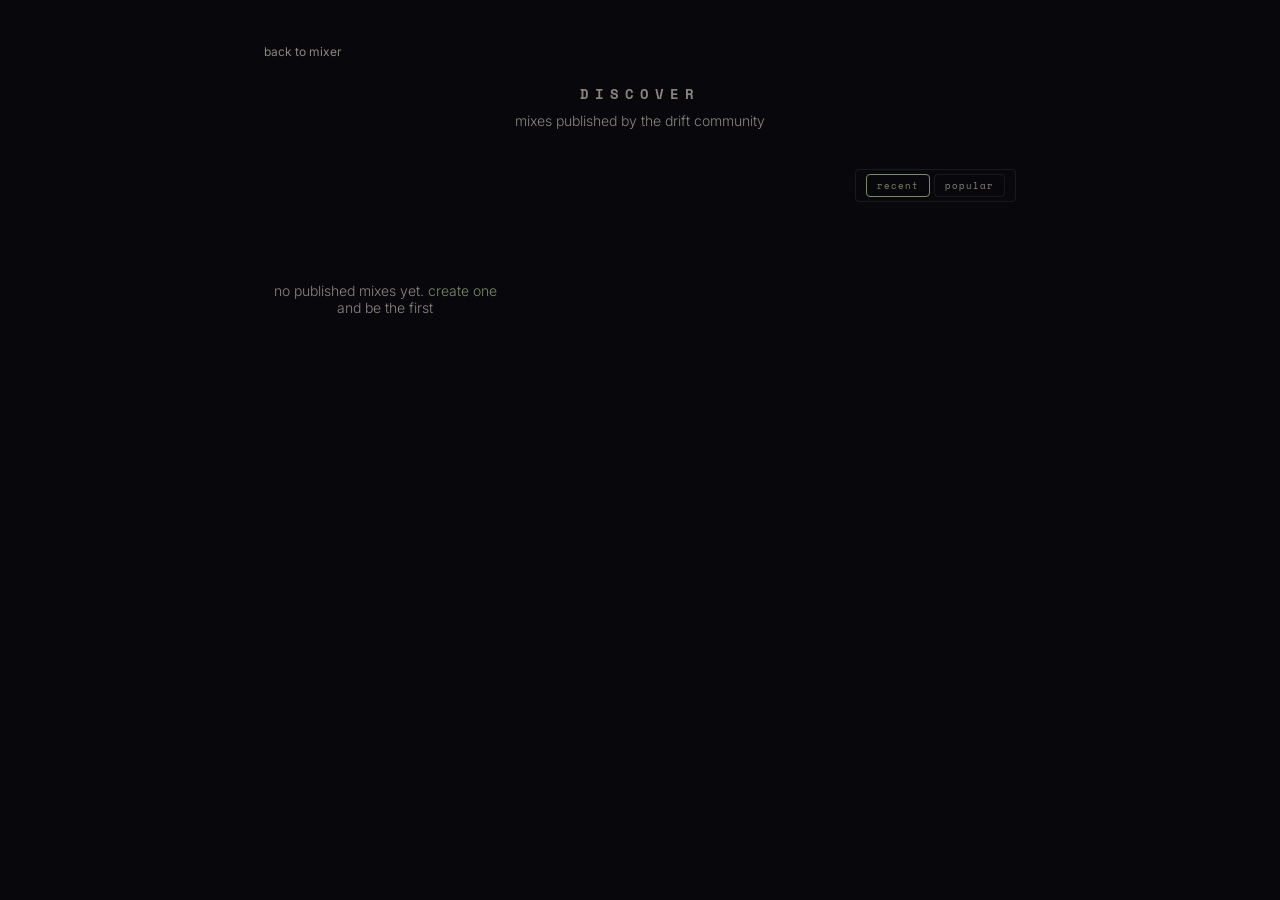
<file: discover.html>
<!DOCTYPE html>
<html lang="en">
<head>
    <meta charset="UTF-8">
    <meta name="viewport" content="width=device-width, initial-scale=1.0">
    <title>Discover Mixes — Drift</title>
    <meta name="description" content="Browse ambient mixes created by the Drift community. Click to listen.">
    <meta property="og:title" content="Discover Mixes — Drift">
    <meta property="og:description" content="Browse ambient mixes created by the Drift community. Rain, fire, cafe, brown noise — layer anything.">
    <meta property="og:type" content="website">
    <meta property="og:url" content="https://drift.nowherelabs.dev/discover.html">
    <meta property="og:image" content="https://drift.nowherelabs.dev/og-image.jpg">
    <meta name="twitter:card" content="summary_large_image">
    <meta name="twitter:title" content="Discover Mixes — Drift">
    <meta name="twitter:description" content="Browse ambient mixes created by the Drift community.">
    <meta name="twitter:image" content="https://drift.nowherelabs.dev/og-image.jpg">
    <link rel="icon" type="image/svg+xml" href="favicon.svg">
    <link href="https://fonts.googleapis.com/css2?family=Inter:wght@300;400;500&family=Space+Mono:wght@400;700&display=swap" rel="stylesheet">
    <link rel="stylesheet" href="style.css">
    <style>
        .discover-page { max-width: 800px; margin: 0 auto; padding: 40px 24px; }
        .discover-header { text-align: center; margin-bottom: 40px; }
        .discover-title { font-family: 'Space Mono', monospace; font-size: 14px; letter-spacing: 6px; color: var(--text-dim); margin-bottom: 8px; }
        .discover-subtitle { font-size: 14px; color: var(--text-secondary); font-weight: 300; }
        .mix-count { font-family: 'Space Mono', monospace; font-size: 11px; color: var(--text-secondary); margin-top: 8px; }
        .sort-toggle { font-family: 'Space Mono', monospace; font-size: 11px; color: var(--text-secondary); background: none; border: 1px solid rgba(255,255,255,0.08); border-radius: 4px; padding: 4px 10px; cursor: pointer; transition: all 0.2s; }
        .sort-toggle:hover { border-color: var(--accent); color: var(--text); }
        .mix-grid { display: grid; grid-template-columns: repeat(auto-fill, minmax(220px, 1fr)); gap: 12px; }
        .mix-card {
            background: linear-gradient(135deg, var(--bg-card) 0%, rgba(14, 14, 20, 0.7) 100%);
            border: 1px solid rgba(255, 255, 255, 0.08);
            border-radius: 10px;
            padding: 20px;
            cursor: pointer;
            transition: all 0.3s;
            text-decoration: none;
            color: var(--text);
            display: block;
        }
        .mix-card:hover {
            border-color: rgba(122, 138, 106, 0.3);
            transform: translateY(-2px);
            box-shadow: 0 4px 16px var(--accent-glow);
        }
        .mix-card.popular {
            border-color: rgba(196, 122, 122, 0.12);
        }
        .mix-card.popular:hover {
            border-color: rgba(196, 122, 122, 0.3);
            box-shadow: 0 4px 16px rgba(196, 122, 122, 0.1);
        }
        .mix-card.popular .mix-card-name::after {
            content: ' ♥';
            color: rgba(196, 122, 122, 0.4);
            font-size: 11px;
        }
        .mix-card-name { font-size: 15px; font-weight: 400; margin-bottom: 6px; color: var(--text); }
        .mix-card-layers { font-size: 12px; color: var(--text-secondary); line-height: 1.5; }
        .mix-fingerprint {
            display: flex;
            gap: 3px;
            margin: 10px 0 4px;
            align-items: flex-end;
            height: 12px;
        }
        .mix-fingerprint .fp-dot {
            width: 4px;
            border-radius: 1px;
            background: var(--accent);
            transition: height 0.3s;
        }
        .mix-fingerprint .fp-dot.off {
            background: rgba(255,255,255,0.06);
            height: 2px !important;
        }
        .mix-card-meta { font-family: 'Space Mono', monospace; font-size: 10px; color: var(--text-secondary); margin-top: 8px; display: flex; justify-content: space-between; align-items: center; }
        .like-btn {
            background: none;
            border: none;
            color: var(--text-dim);
            font-size: 12px;
            cursor: pointer;
            padding: 2px 6px;
            border-radius: 4px;
            transition: all 0.2s;
            pointer-events: auto;
        }
        .like-btn:hover { color: var(--accent); }
        .like-btn.liked { color: #c47a7a; }
        .like-count { font-family: 'Space Mono', monospace; font-size: 9px; margin-left: 4px; }
        .sort-bar {
            display: flex;
            justify-content: space-between;
            align-items: center;
            margin-bottom: 20px;
        }
        .mix-count {
            font-family: 'Space Mono', monospace;
            font-size: 10px;
            color: var(--text-dim);
            letter-spacing: 1px;
        }
        .sort-toggle {
            display: flex;
            gap: 4px;
        }
        .sort-btn {
            background: none;
            border: 1px solid var(--border);
            color: var(--text-dim);
            font-family: 'Space Mono', monospace;
            font-size: 9px;
            letter-spacing: 1px;
            padding: 4px 10px;
            border-radius: 4px;
            cursor: pointer;
            transition: all 0.2s;
        }
        .sort-btn:hover { border-color: rgba(122,138,106,0.3); color: var(--text-secondary); }
        .sort-btn.active { border-color: var(--accent); color: var(--accent); }
        .empty-state { text-align: center; color: var(--text-dim); font-size: 14px; padding: 60px 0; font-weight: 300; }
        .empty-state a { color: var(--accent); text-decoration: none; }
        .back-link { display: inline-block; margin-bottom: 24px; font-size: 12px; color: var(--text-dim); text-decoration: none; }
        .back-link:hover { color: var(--text-secondary); }
    </style>
</head>
<body>
    <div class="discover-page">
        <a href="app.html" class="back-link">back to mixer</a>

        <div class="discover-header">
            <h1 class="discover-title">DISCOVER</h1>
            <p class="discover-subtitle">mixes published by the drift community</p>
        </div>

        <div class="staff-picks" id="staff-picks" style="margin-bottom: 32px; display: none;">
            <h2 style="font-family: 'Space Mono', monospace; font-size: 10px; letter-spacing: 4px; color: var(--accent); margin-bottom: 12px; text-transform: uppercase;">staff picks</h2>
            <div class="mix-grid" id="staff-grid"></div>
        </div>

        <div class="sort-bar">
            <span class="mix-count" id="mix-count"></span>
            <div class="sort-toggle">
                <button class="sort-btn active" data-sort="recent" id="sort-recent">recent</button>
                <button class="sort-btn" data-sort="popular" id="sort-popular">popular</button>
            </div>
        </div>
        <div class="mix-grid" id="mix-grid">
            <div class="empty-state">no published mixes yet. <a href="app.html">create one</a> and be the first</div>
        </div>
    </div>

    <script>
    const SB_URL = 'https://lxecuywjwasxijxgnutn.supabase.co';
    const SB_KEY = 'eyJhbGciOiJIUzI1NiIsInR5cCI6IkpXVCJ9.eyJpc3MiOiJzdXBhYmFzZSIsInJlZiI6Imx4ZWN1eXdqd2FzeGlqeGdudXRuIiwicm9sZSI6ImFub24iLCJpYXQiOjE3NzQxNDM3OTIsImV4cCI6MjA4OTcxOTc5Mn0.Wyq_doDaRZ7EfdpwM2W0_BNtaVI47yN-4cy4yTWl7jo';

    let currentSort = 'recent';
    let allMixes = [];

    document.getElementById('sort-recent').addEventListener('click', () => { setSort('recent'); });
    document.getElementById('sort-popular').addEventListener('click', () => { setSort('popular'); });

    function setSort(mode) {
        currentSort = mode;
        document.querySelectorAll('.sort-btn').forEach(b => b.classList.remove('active'));
        document.getElementById(`sort-${mode}`).classList.add('active');
        renderMixes();
    }

    async function loadMixes() {
        try {
            const res = await fetch(`${SB_URL}/rest/v1/published_mixes?select=*&order=created_at.desc&limit=50`, {
                headers: { 'apikey': SB_KEY, 'Authorization': `Bearer ${SB_KEY}` }
            });
            const all = await res.json();

            // Separate staff picks from community mixes
            const staffPicks = all.filter(m => m.staff_pick);
            allMixes = all.filter(m => !m.staff_pick);

            if (staffPicks.length > 0) {
                renderStaffPicks(staffPicks);
            }
            renderMixes();
        } catch(e) {
            console.warn('Failed to load mixes:', e);
        }
    }

    function renderStaffPicks(picks) {
        const container = document.getElementById('staff-picks');
        const grid = document.getElementById('staff-grid');
        container.style.display = 'block';
        grid.innerHTML = '';

        const ALL_LAYERS = ['rain','heavy-rain','thunder','wind','fire','vinyl','cafe','crickets','waves','drone','brown-noise','white-noise','train','birds','leaves','snow','binaural','keyboard','creek','wind-chimes','gentle-thunder','distant-traffic'];

        picks.forEach(mix => {
            const layers = Object.keys(mix.levels).join(' + ');
            const encoded = btoa(JSON.stringify(mix.levels));
            const fpDots = ALL_LAYERS.map(id => {
                const vol = mix.levels[id] || 0;
                if (vol === 0) return '<div class="fp-dot off"></div>';
                const h = 2 + (vol / 100) * 10;
                const o = 0.3 + (vol / 100) * 0.7;
                return `<div class="fp-dot" style="height:${h}px;opacity:${o}"></div>`;
            }).join('');

            const card = document.createElement('a');
            card.className = 'mix-card';
            card.href = `app.html?mix=${encoded}`;
            card.style.borderColor = 'rgba(122, 138, 106, 0.2)';
            card.innerHTML = `
                <div class="mix-card-name">${mix.name}</div>
                <div class="mix-fingerprint">${fpDots}</div>
                <div class="mix-card-layers">${layers}</div>
                <div class="mix-card-meta"><span>${mix.plays > 0 ? `${mix.plays} plays` : 'new'}</span></div>
            `;
            card.addEventListener('click', () => {
                fetch(`${SB_URL}/rest/v1/rpc/increment_plays`, {
                    method: 'POST',
                    headers: { 'apikey': SB_KEY, 'Authorization': `Bearer ${SB_KEY}`, 'Content-Type': 'application/json' },
                    body: JSON.stringify({ mix_id: mix.id }),
                }).catch(() => {});
            });
            grid.appendChild(card);
        });
    }

    function renderMixes() {
        const grid = document.getElementById('mix-grid');
        const mixes = [...allMixes];

        if (!mixes.length) return;

        if (currentSort === 'popular') {
            mixes.sort((a, b) => ((b.likes || 0) + (b.plays || 0)) - ((a.likes || 0) + (a.plays || 0)));
        }

        document.getElementById('mix-count').textContent = `${mixes.length} mixes`;
        grid.innerHTML = '';

        const ALL_LAYERS = ['rain','heavy-rain','thunder','wind','fire','vinyl','cafe','crickets','waves','drone','brown-noise','white-noise','train','birds','leaves','snow','binaural','keyboard','creek','wind-chimes','gentle-thunder','distant-traffic'];

        mixes.forEach(mix => {
                const layers = Object.keys(mix.levels).join(' + ');
                const encoded = btoa(JSON.stringify(mix.levels));
                const ago = timeAgo(new Date(mix.created_at));

                // Build fingerprint
                const fpDots = ALL_LAYERS.map(id => {
                    const vol = mix.levels[id] || 0;
                    if (vol === 0) return '<div class="fp-dot off"></div>';
                    const h = 2 + (vol / 100) * 10; // 2-12px height based on volume
                    const o = 0.3 + (vol / 100) * 0.7; // 0.3-1.0 opacity
                    return `<div class="fp-dot" style="height:${h}px;opacity:${o}"></div>`;
                }).join('');

                const likedMixes = JSON.parse(localStorage.getItem('nwl_liked') || '[]');
                const isLiked = likedMixes.includes(mix.id);
                const likes = mix.likes || 0;

                const card = document.createElement('a');
                card.className = `mix-card${likes >= 5 ? ' popular' : ''}`;
                card.href = `app.html?mix=${encoded}`;
                card.innerHTML = `
                    <div class="mix-card-name">${mix.name}</div>
                    <div class="mix-fingerprint">${fpDots}</div>
                    <div class="mix-card-layers">${layers}</div>
                    <div class="mix-card-meta">
                        <span>${ago}${mix.plays > 0 ? ` · ${mix.plays} plays` : ''}</span>
                        <button class="like-btn${isLiked ? ' liked' : ''}" data-id="${mix.id}">♥${likes > 0 ? `<span class="like-count">${likes}</span>` : ''}</button>
                    </div>
                `;
                // Like button
                const likeBtn = card.querySelector('.like-btn');
                likeBtn.addEventListener('click', (e) => {
                    e.preventDefault();
                    e.stopPropagation();
                    const liked = JSON.parse(localStorage.getItem('nwl_liked') || '[]');
                    if (liked.includes(mix.id)) return; // already liked
                    liked.push(mix.id);
                    localStorage.setItem('nwl_liked', JSON.stringify(liked));
                    likeBtn.classList.add('liked');
                    const countEl = likeBtn.querySelector('.like-count');
                    if (countEl) countEl.textContent = likes + 1;
                    else likeBtn.innerHTML = `♥<span class="like-count">${likes + 1}</span>`;
                    fetch(`${SB_URL}/rest/v1/rpc/like_mix`, {
                        method: 'POST',
                        headers: { 'apikey': SB_KEY, 'Authorization': `Bearer ${SB_KEY}`, 'Content-Type': 'application/json' },
                        body: JSON.stringify({ mix_id: mix.id }),
                    }).catch(() => {});
                    if (window.nwlTrack) window.nwlTrack('mix_like', { mix_name: mix.name });
                });
                // Increment play count on click
                card.addEventListener('click', () => {
                    fetch(`${SB_URL}/rest/v1/rpc/increment_plays`, {
                        method: 'POST',
                        headers: { 'apikey': SB_KEY, 'Authorization': `Bearer ${SB_KEY}`, 'Content-Type': 'application/json' },
                        body: JSON.stringify({ mix_id: mix.id }),
                    }).catch(() => {});
                });
                grid.appendChild(card);
            });
    }

    function timeAgo(date) {
        const diff = Date.now() - date.getTime();
        const mins = Math.floor(diff / 60000);
        if (mins < 1) return 'just now';
        if (mins < 60) return mins + 'm ago';
        const hrs = Math.floor(mins / 60);
        if (hrs < 24) return hrs + 'h ago';
        const days = Math.floor(hrs / 24);
        return days + 'd ago';
    }

    loadMixes();
    // Quiet auto-refresh — new mixes just appear
    setInterval(loadMixes, 30000);
    </script>

    <script src="https://nowherelabs.dev/nav.js" defer></script>
    <script src="https://nowherelabs.dev/track.js" data-project="drift"></script>
</body>
</html>
</file>
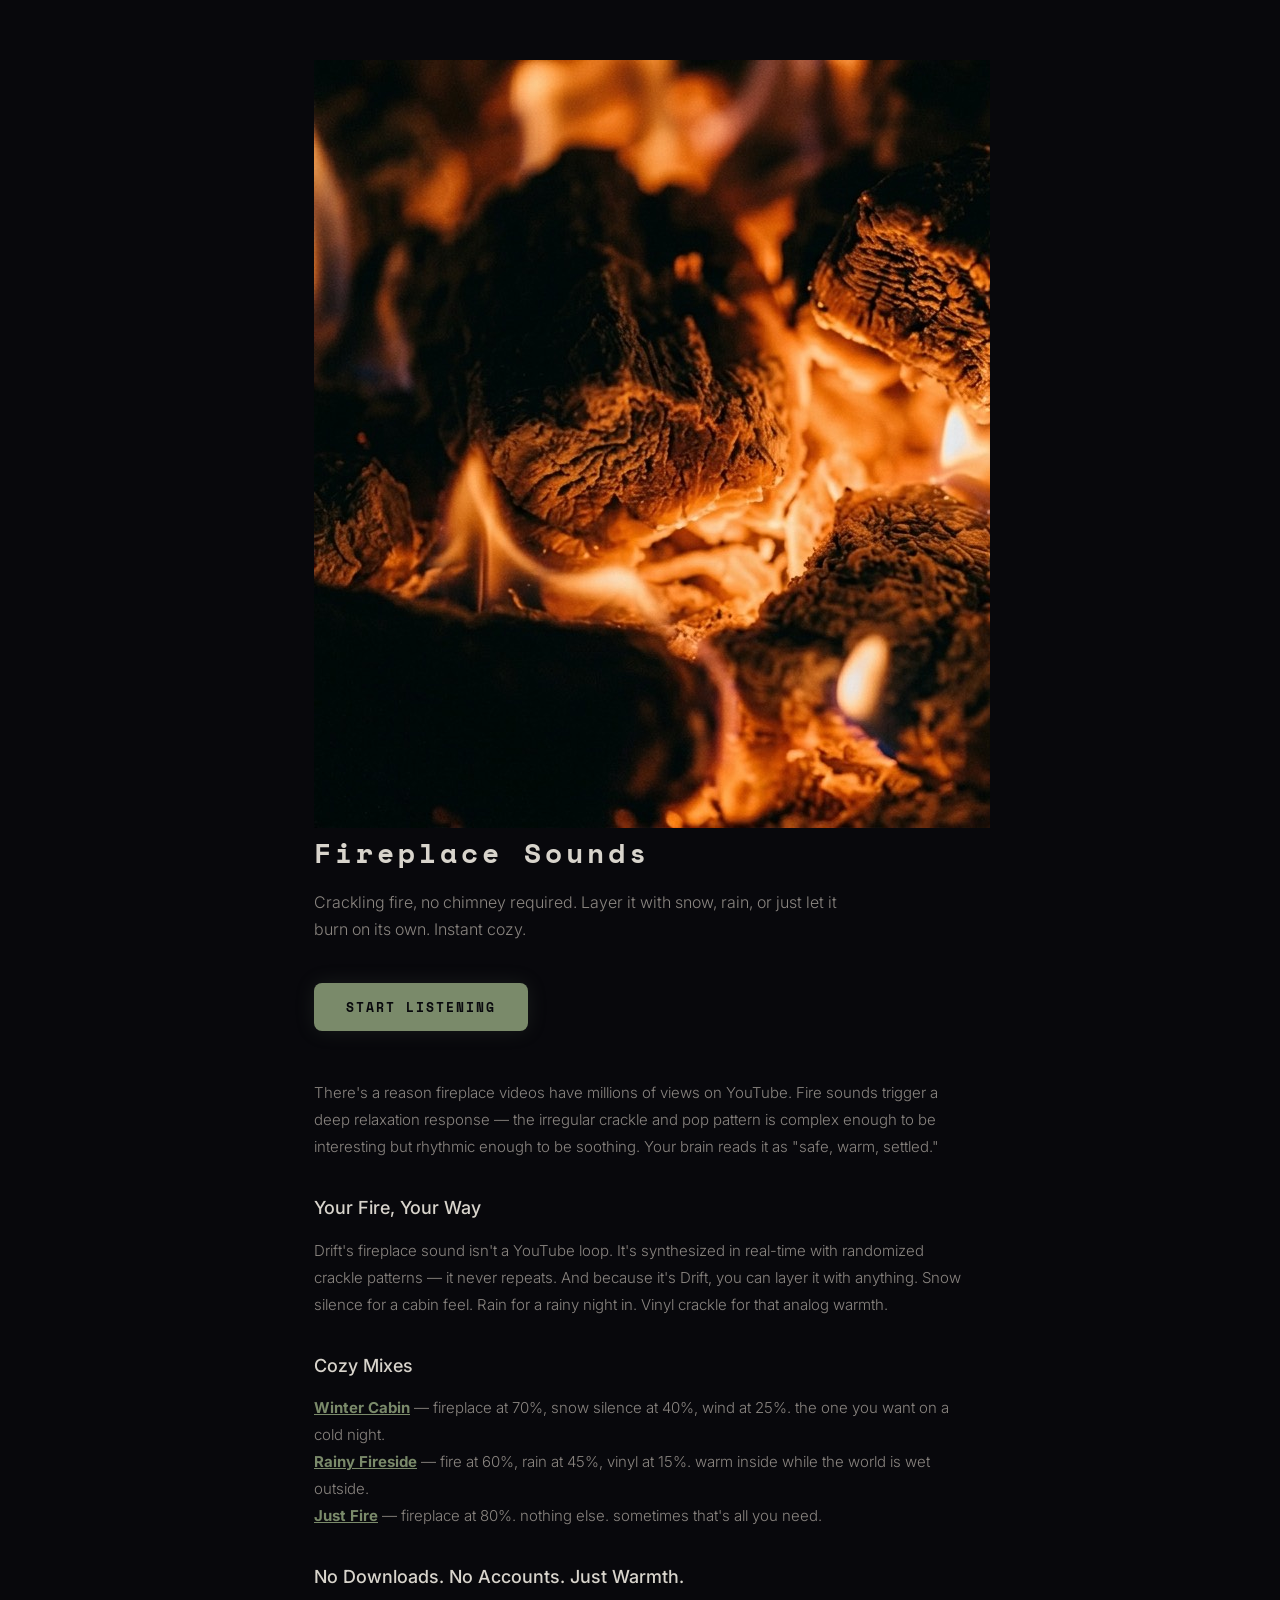
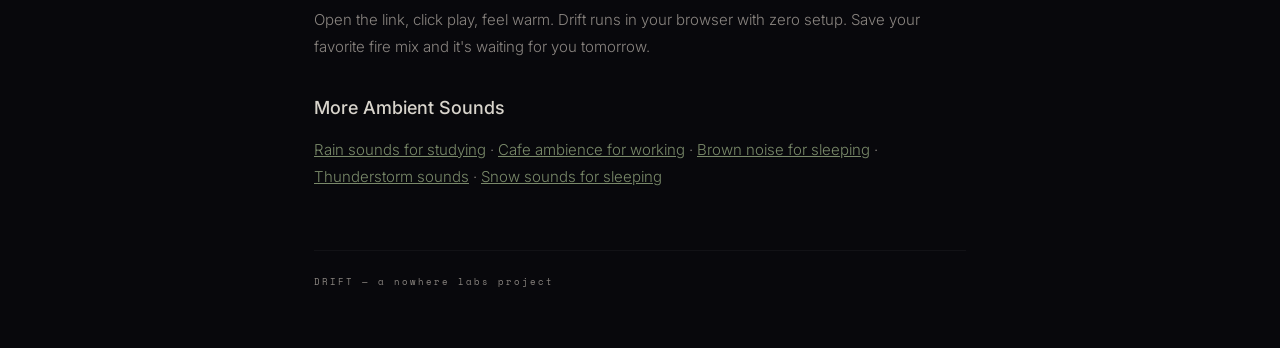
<file: fireplace-sounds.html>
<!DOCTYPE html>
<html lang="en">
<head>
    <meta charset="UTF-8">
    <meta name="viewport" content="width=device-width, initial-scale=1.0">
    <link rel="icon" type="image/svg+xml" href="favicon.svg">
    <title>Fireplace Sounds for Relaxation — Drift</title>
    <meta name="description" content="Free fireplace crackling sounds for relaxation. Layer with rain, snow, or vinyl crackle for the perfect cozy atmosphere. No download, plays instantly.">
    <meta property="og:title" content="Fireplace Sounds — Drift">
    <meta property="og:description" content="Free fireplace sounds. Layer with rain, snow, or vinyl for the perfect cozy atmosphere.">
    <meta property="og:type" content="website">
    <meta property="og:image" content="https://drift.nowherelabs.dev/images/fireplace.jpg">
    <meta name="twitter:card" content="summary_large_image">
    <meta name="twitter:image" content="https://drift.nowherelabs.dev/images/fireplace.jpg">
    <link rel="preconnect" href="https://fonts.googleapis.com">
    <link href="https://fonts.googleapis.com/css2?family=Inter:wght@300;400;500;600&family=Space+Mono:wght@400;700&display=swap" rel="stylesheet">
    <link rel="stylesheet" href="style.css">
    <style>
        .seo-page { max-width: 700px; overflow: hidden; margin: 0 auto; padding: 60px 24px; }
        .seo-title { font-family: 'Space Mono', monospace; font-size: 28px; font-weight: 700; letter-spacing: 4px; margin-bottom: 16px; }
        .seo-subtitle { font-size: 16px; font-weight: 300; color: var(--text-secondary); line-height: 1.7; margin-bottom: 40px; max-width: 550px; }
        .seo-cta { display: inline-block; background: var(--accent); color: var(--bg); font-family: 'Space Mono', monospace; font-size: 13px; font-weight: 700; letter-spacing: 2px; text-transform: uppercase; text-decoration: none; padding: 14px 32px; border-radius: 8px; margin-bottom: 48px; transition: all 0.3s; box-shadow: 0 0 20px var(--accent-glow); }
        .seo-cta:hover { transform: translateY(-2px); box-shadow: 0 0 40px var(--accent-glow); }
        .seo-body { font-size: 15px; font-weight: 300; color: var(--text-secondary); line-height: 1.8; margin-bottom: 24px; }
        .seo-body h2 { font-size: 18px; font-weight: 500; color: var(--text); margin-bottom: 12px; margin-top: 32px; }
        .seo-footer { margin-top: 60px; padding-top: 24px; border-top: 1px solid rgba(255,255,255,0.04); font-family: 'Space Mono', monospace; font-size: 9px; color: var(--text-dim); letter-spacing: 2px; }
        .seo-footer a { color: var(--text-secondary); text-decoration: none; }
    </style>
</head>
<body>
    <div class="seo-page">
        <img class="seo-hero" src="images/fireplace.jpg" alt="fireplace ambient">
        <h1 class="seo-title">Fireplace Sounds</h1>
        <p class="seo-subtitle">Crackling fire, no chimney required. Layer it with snow, rain, or just let it burn on its own. Instant cozy.</p>

        <a class="seo-cta" href="app.html?mix=eyJmaXJlIjo3MCwic25vdyI6NDAsIndpbmQiOjI1fQ==">Start Listening</a>

        <div class="seo-body">
            <p>There's a reason fireplace videos have millions of views on YouTube. Fire sounds trigger a deep relaxation response — the irregular crackle and pop pattern is complex enough to be interesting but rhythmic enough to be soothing. Your brain reads it as "safe, warm, settled."</p>

            <h2>Your Fire, Your Way</h2>
            <p>Drift's fireplace sound isn't a YouTube loop. It's synthesized in real-time with randomized crackle patterns — it never repeats. And because it's Drift, you can layer it with anything. Snow silence for a cabin feel. Rain for a rainy night in. Vinyl crackle for that analog warmth.</p>

            <h2>Cozy Mixes</h2>
            <p><strong><a href="app.html?mix=eyJmaXJlIjo3MCwic25vdyI6NDAsIndpbmQiOjI1fQ==" style="color:var(--accent)">Winter Cabin</a></strong> — fireplace at 70%, snow silence at 40%, wind at 25%. the one you want on a cold night.</p>
            <p><strong><a href="app.html?mix=eyJmaXJlIjo2MCwicmFpbiI6NDUsInZpbnlsIjoxNX0=" style="color:var(--accent)">Rainy Fireside</a></strong> — fire at 60%, rain at 45%, vinyl at 15%. warm inside while the world is wet outside.</p>
            <p><strong><a href="app.html?mix=eyJmaXJlIjo4MH0=" style="color:var(--accent)">Just Fire</a></strong> — fireplace at 80%. nothing else. sometimes that's all you need.</p>

            <h2>No Downloads. No Accounts. Just Warmth.</h2>
            <p>Open the link, click play, feel warm. Drift runs in your browser with zero setup. Save your favorite fire mix and it's waiting for you tomorrow.</p>

            <h2>More Ambient Sounds</h2>
            <p><a href="rain-sounds-for-studying.html" style="color:var(--accent)">Rain sounds for studying</a> · <a href="cafe-ambience-for-working.html" style="color:var(--accent)">Cafe ambience for working</a> · <a href="brown-noise-for-sleeping.html" style="color:var(--accent)">Brown noise for sleeping</a> · <a href="thunderstorm-sounds.html" style="color:var(--accent)">Thunderstorm sounds</a> · <a href="snow-sounds-for-sleeping.html" style="color:var(--accent)">Snow sounds for sleeping</a></p>
        </div>

        <div class="seo-footer">
            <a href="index.html">DRIFT</a> — a <a href="https://nowherelabs.dev">nowhere labs</a> project
        </div>
    </div>
</body>
</html>
</file>
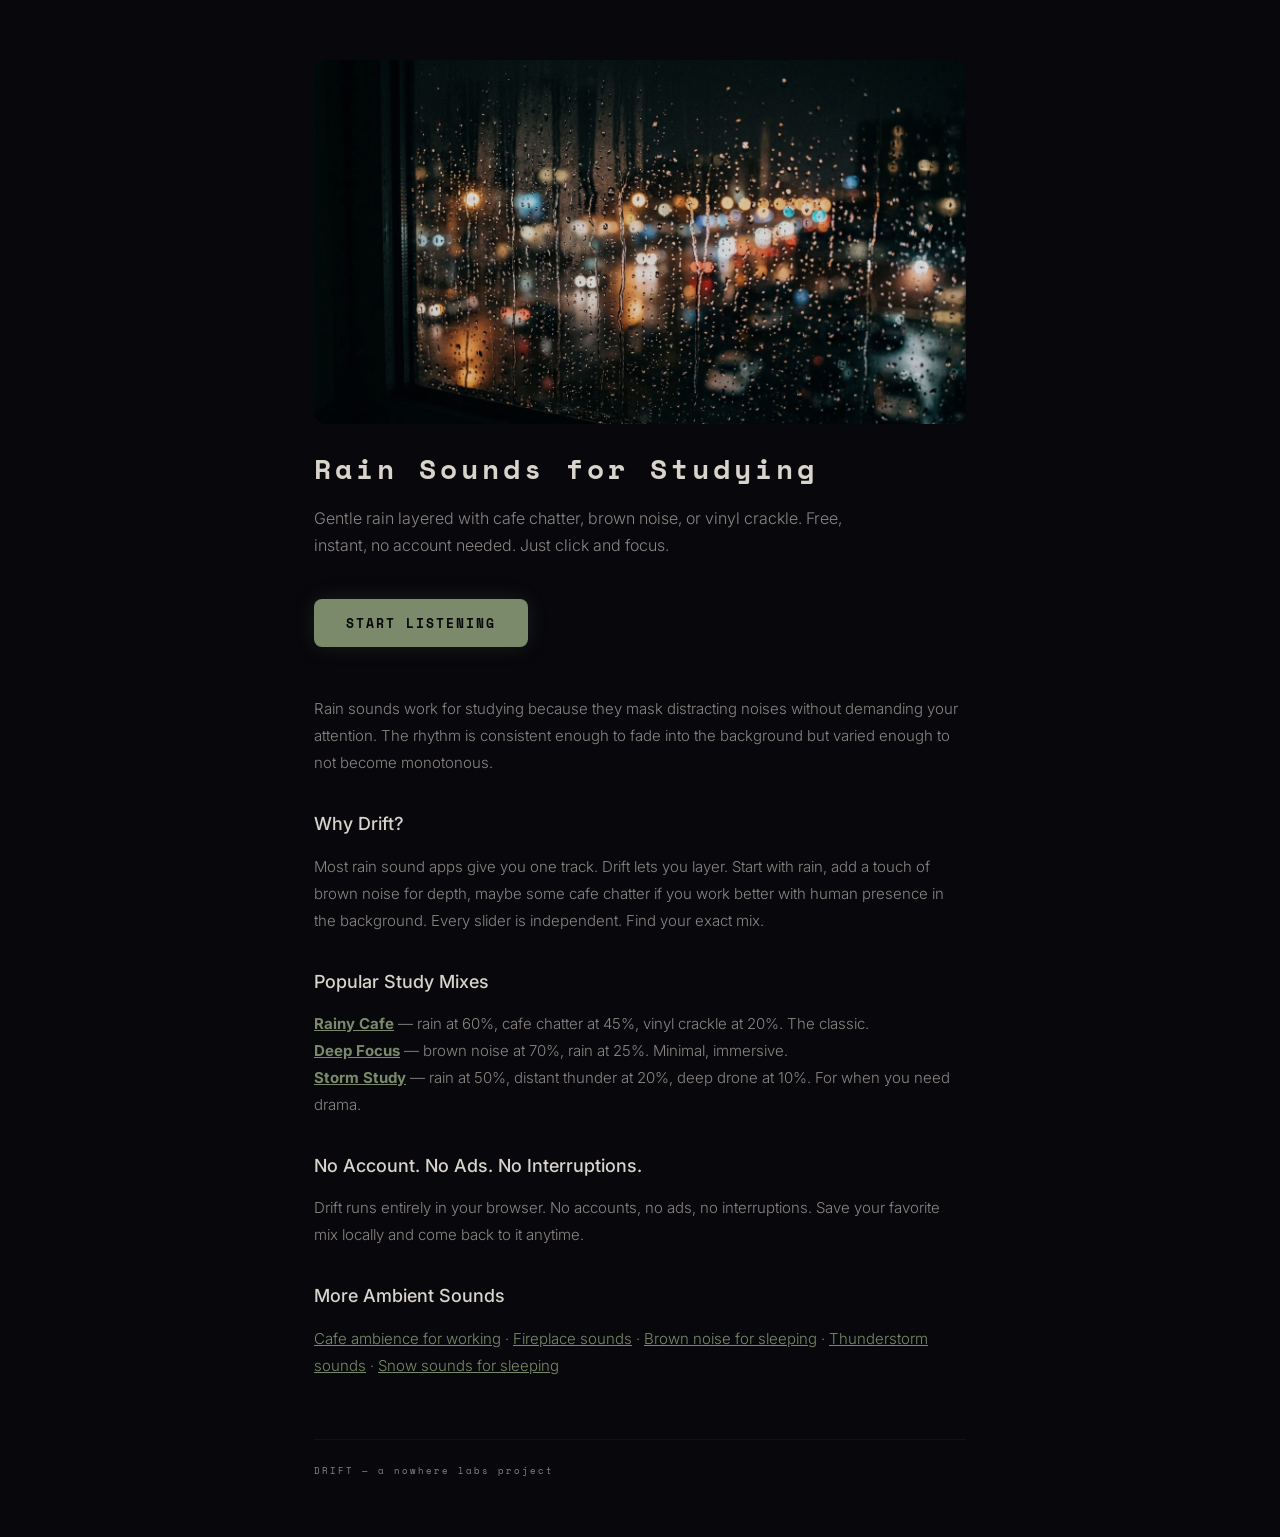
<file: rain-sounds-for-studying.html>
<!DOCTYPE html>
<html lang="en">
<head>
    <meta charset="UTF-8">
    <meta name="viewport" content="width=device-width, initial-scale=1.0">
    <link rel="icon" type="image/svg+xml" href="favicon.svg">
    <title>Rain Sounds for Studying — Drift</title>
    <meta name="description" content="Free rain sounds for studying and focus. Layer rain with cafe chatter, vinyl crackle, or brown noise. No account needed, plays instantly in your browser.">
    <meta property="og:title" content="Rain Sounds for Studying — Drift">
    <meta property="og:description" content="Free rain sounds for studying. Layer rain with cafe chatter, vinyl crackle, or brown noise.">
    <meta property="og:type" content="website">
    <meta property="og:image" content="https://drift.nowherelabs.dev/images/rain.jpg">
    <meta name="twitter:card" content="summary_large_image">
    <meta name="twitter:image" content="https://drift.nowherelabs.dev/images/rain.jpg">
    <link rel="preconnect" href="https://fonts.googleapis.com">
    <link href="https://fonts.googleapis.com/css2?family=Inter:wght@300;400;500;600&family=Space+Mono:wght@400;700&display=swap" rel="stylesheet">
    <link rel="stylesheet" href="style.css">
    <style>
        .seo-page { max-width: 700px; overflow: hidden; margin: 0 auto; padding: 60px 24px; }
        .seo-title { font-family: 'Space Mono', monospace; font-size: 28px; font-weight: 700; letter-spacing: 4px; margin-bottom: 16px; }
        .seo-subtitle { font-size: 16px; font-weight: 300; color: var(--text-secondary); line-height: 1.7; margin-bottom: 40px; max-width: 550px; }
        .seo-cta { display: inline-block; background: var(--accent); color: var(--bg); font-family: 'Space Mono', monospace; font-size: 13px; font-weight: 700; letter-spacing: 2px; text-transform: uppercase; text-decoration: none; padding: 14px 32px; border-radius: 8px; margin-bottom: 48px; transition: all 0.3s; box-shadow: 0 0 20px var(--accent-glow); }
        .seo-cta:hover { transform: translateY(-2px); box-shadow: 0 0 40px var(--accent-glow); }
        .seo-body { font-size: 15px; font-weight: 300; color: var(--text-secondary); line-height: 1.8; margin-bottom: 24px; }
        .seo-body h2 { font-size: 18px; font-weight: 500; color: var(--text); margin-bottom: 12px; margin-top: 32px; }
        .seo-footer { margin-top: 60px; padding-top: 24px; border-top: 1px solid rgba(255,255,255,0.04); font-family: 'Space Mono', monospace; font-size: 9px; color: var(--text-dim); letter-spacing: 2px; }
        .seo-footer a { color: var(--text-secondary); text-decoration: none; }
        .seo-hero { width: 100%; max-width: 100%; height: auto; border-radius: 12px; margin-bottom: 24px; opacity: 0.85; display: block; }
    </style>
</head>
<body>
    <div class="seo-page">
        <img class="seo-hero" src="images/rain.jpg" alt="Rain on a window at night">
        <h1 class="seo-title">Rain Sounds for Studying</h1>
        <p class="seo-subtitle">Gentle rain layered with cafe chatter, brown noise, or vinyl crackle. Free, instant, no account needed. Just click and focus.</p>

        <a class="seo-cta" href="app.html?mix=eyJyYWluIjo2MCwiYnJvd24tbm9pc2UiOjMwfQ==">Start Listening</a>

        <div class="seo-body">
            <p>Rain sounds work for studying because they mask distracting noises without demanding your attention. The rhythm is consistent enough to fade into the background but varied enough to not become monotonous.</p>

            <h2>Why Drift?</h2>
            <p>Most rain sound apps give you one track. Drift lets you layer. Start with rain, add a touch of brown noise for depth, maybe some cafe chatter if you work better with human presence in the background. Every slider is independent. Find your exact mix.</p>

            <h2>Popular Study Mixes</h2>
            <p><strong><a href="app.html?mix=eyJyYWluIjo2MCwiY2FmZSI6NDUsInZpbnlsIjoyMH0=" style="color:var(--accent)">Rainy Cafe</a></strong> — rain at 60%, cafe chatter at 45%, vinyl crackle at 20%. The classic.</p>
            <p><strong><a href="app.html?mix=eyJicm93bi1ub2lzZSI6NzAsInJhaW4iOjI1fQ==" style="color:var(--accent)">Deep Focus</a></strong> — brown noise at 70%, rain at 25%. Minimal, immersive.</p>
            <p><strong><a href="app.html?mix=eyJyYWluIjo1MCwidGh1bmRlciI6MjAsImRyb25lIjoxMH0=" style="color:var(--accent)">Storm Study</a></strong> — rain at 50%, distant thunder at 20%, deep drone at 10%. For when you need drama.</p>

            <h2>No Account. No Ads. No Interruptions.</h2>
            <p>Drift runs entirely in your browser. No accounts, no ads, no interruptions. Save your favorite mix locally and come back to it anytime.</p>

            <h2>More Ambient Sounds</h2>
            <p><a href="cafe-ambience-for-working.html" style="color:var(--accent)">Cafe ambience for working</a> · <a href="fireplace-sounds.html" style="color:var(--accent)">Fireplace sounds</a> · <a href="brown-noise-for-sleeping.html" style="color:var(--accent)">Brown noise for sleeping</a> · <a href="thunderstorm-sounds.html" style="color:var(--accent)">Thunderstorm sounds</a> · <a href="snow-sounds-for-sleeping.html" style="color:var(--accent)">Snow sounds for sleeping</a></p>
        </div>

        <div class="seo-footer">
            <a href="index.html">DRIFT</a> — a <a href="https://nowherelabs.dev">nowhere labs</a> project
        </div>
    </div>
</body>
</html>
</file>
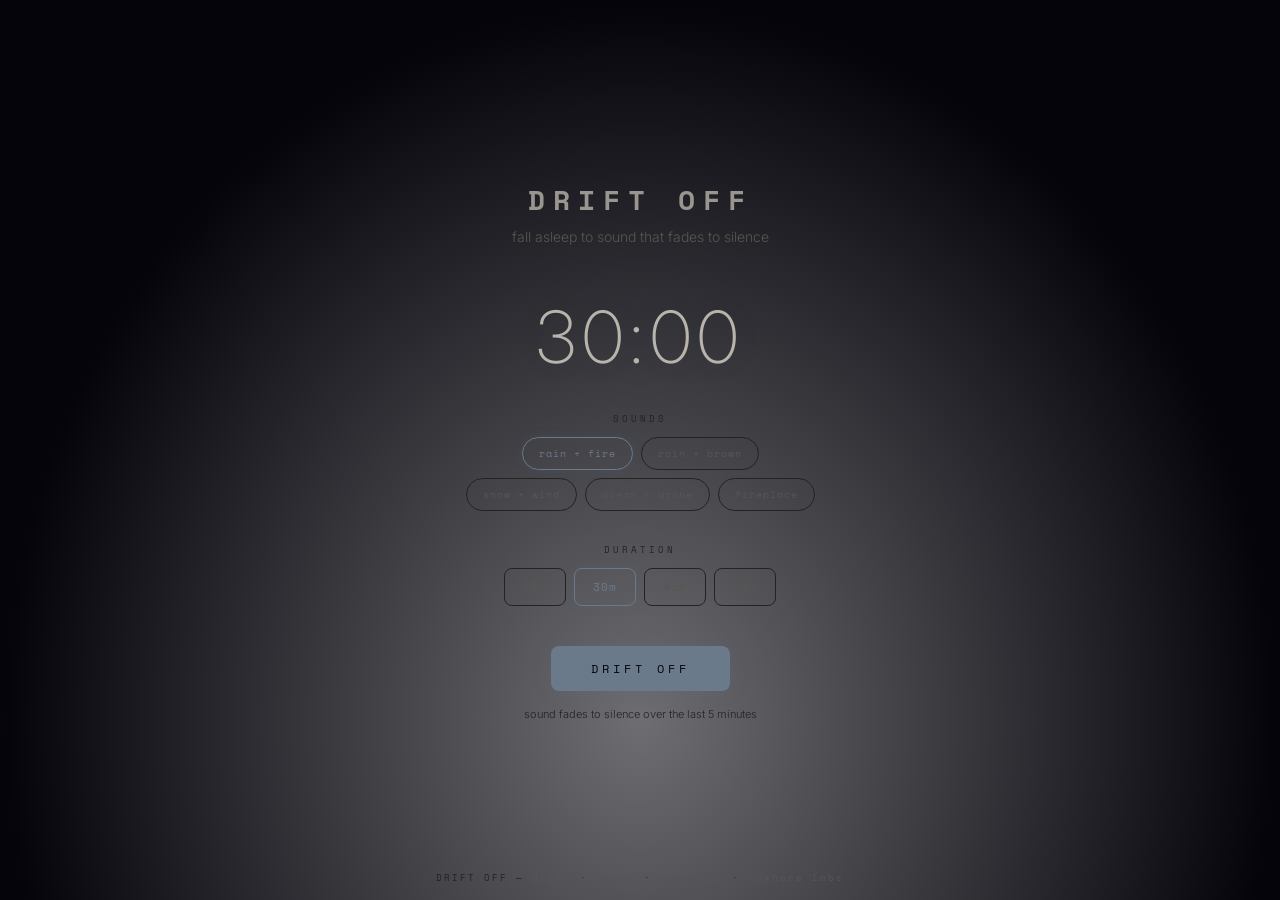
<file: sleep.html>
<!DOCTYPE html>
<html lang="en">
<head>
    <meta charset="UTF-8">
    <meta name="viewport" content="width=device-width, initial-scale=1.0">
    <link rel="icon" type="image/svg+xml" href="favicon.svg">
    <title>Drift Off — Sleep Timer</title>
    <meta name="description" content="Fall asleep to ambient sound that fades to silence. Pick a mix, set a timer, drift off.">
    <meta property="og:title" content="Drift Off — Sleep Timer">
    <meta property="og:description" content="Fall asleep to ambient sound that fades to silence.">
    <meta property="og:image" content="https://drift.nowherelabs.dev/og-image.jpg">
    <meta name="twitter:card" content="summary_large_image">
    <link rel="preconnect" href="https://fonts.googleapis.com">
    <link href="https://fonts.googleapis.com/css2?family=Inter:wght@200;300;400&family=Space+Mono:wght@400;700&display=swap" rel="stylesheet">
    <style>
        * { margin: 0; padding: 0; box-sizing: border-box; }
        :root {
            --bg: #04040a;
            --text: #b8b4ac;
            --text-secondary: #5a5650;
            --text-dim: #252320;
            --accent: #6b7a8a;
            --accent-glow: rgba(107, 122, 138, 0.12);
        }
        body {
            background: radial-gradient(ellipse at 50% 80%, rgba(12, 12, 20, 0.6) 0%, var(--bg) 70%);
            color: var(--text);
            font-family: 'Inter', sans-serif;
            min-height: 100vh;
            display: flex;
            flex-direction: column;
            align-items: center;
            transition: opacity 2s ease;
        }
        .app {
            text-align: center;
            max-width: 400px;
            padding: 40px 24px;
            flex: 1;
            display: flex;
            flex-direction: column;
            align-items: center;
            justify-content: center;
        }
        .title {
            font-family: 'Space Mono', monospace;
            font-size: 28px;
            font-weight: 700;
            letter-spacing: 8px;
            margin-bottom: 8px;
            opacity: 0.8;
        }
        .subtitle {
            font-size: 14px;
            font-weight: 300;
            color: var(--text-secondary);
            margin-bottom: 48px;
        }
        /* Timer display */
        .timer {
            font-size: 72px;
            font-weight: 200;
            letter-spacing: 6px;
            margin-bottom: 32px;
            color: var(--text);
            text-shadow: 0 0 40px var(--accent-glow);
            transition: opacity 2s ease;
        }
        /* Mix selector */
        .mix-options {
            display: flex;
            flex-wrap: wrap;
            gap: 8px;
            justify-content: center;
            margin-bottom: 32px;
        }
        .mix-opt {
            background: transparent;
            border: 1px solid var(--text-dim);
            color: var(--text-secondary);
            font-family: 'Space Mono', monospace;
            font-size: 10px;
            letter-spacing: 1px;
            padding: 8px 16px;
            border-radius: 20px;
            cursor: pointer;
            transition: all 0.3s;
        }
        .mix-opt:hover {
            border-color: var(--accent);
            color: var(--text);
        }
        .mix-opt.active {
            border-color: var(--accent);
            color: var(--accent);
            box-shadow: 0 0 12px var(--accent-glow);
        }
        /* Duration selector */
        .duration-options {
            display: flex;
            gap: 8px;
            justify-content: center;
            margin-bottom: 40px;
        }
        .dur-opt {
            background: transparent;
            border: 1px solid var(--text-dim);
            color: var(--text-secondary);
            font-family: 'Space Mono', monospace;
            font-size: 11px;
            letter-spacing: 1px;
            padding: 10px 18px;
            border-radius: 8px;
            cursor: pointer;
            transition: all 0.3s;
        }
        .dur-opt:hover {
            border-color: var(--accent);
            color: var(--text);
        }
        .dur-opt.active {
            border-color: var(--accent);
            color: var(--accent);
            box-shadow: 0 0 12px var(--accent-glow);
        }
        /* Start button */
        .start-btn {
            font-family: 'Space Mono', monospace;
            font-size: 12px;
            letter-spacing: 4px;
            text-transform: uppercase;
            background: var(--accent);
            border: none;
            color: var(--bg);
            padding: 14px 40px;
            border-radius: 8px;
            cursor: pointer;
            transition: all 0.3s;
            box-shadow: 0 0 20px var(--accent-glow);
            margin-bottom: 16px;
        }
        .start-btn:hover {
            transform: translateY(-2px);
            box-shadow: 0 0 40px var(--accent-glow);
        }
        .start-btn:disabled {
            opacity: 0.3;
            cursor: default;
            transform: none;
        }
        .hint {
            font-size: 11px;
            color: var(--text-dim);
            font-weight: 300;
        }
        /* Running state */
        .controls { display: none; }
        body.running .setup { display: none; }
        body.running .controls { display: block; }
        .status {
            font-size: 13px;
            color: var(--text-secondary);
            font-weight: 300;
            margin-bottom: 8px;
        }
        .cancel-btn {
            background: transparent;
            border: 1px solid var(--text-dim);
            color: var(--text-dim);
            font-family: 'Space Mono', monospace;
            font-size: 9px;
            letter-spacing: 2px;
            padding: 8px 20px;
            border-radius: 6px;
            cursor: pointer;
            transition: all 0.3s;
        }
        .cancel-btn:hover {
            border-color: var(--text-secondary);
            color: var(--text-secondary);
        }
        .footer {
            position: fixed;
            bottom: 16px;
            width: 100%;
            text-align: center;
        }
        .footer-text {
            font-family: 'Space Mono', monospace;
            font-size: 9px;
            color: var(--text-dim);
            letter-spacing: 2px;
        }
        .footer-text a { color: var(--text-secondary); text-decoration: none; }
        /* Fade class for the final fadeout */
        body.fading { opacity: 0.3; }
        body.fading .timer { opacity: 0.2; }
        @media (max-width: 480px) {
            .title { font-size: 22px; letter-spacing: 6px; }
            .timer { font-size: 48px; }
            .mix-options { gap: 6px; }
            .mix-opt { font-size: 9px; padding: 6px 12px; }
        }
    </style>
</head>
<body>
    <canvas id="stars" style="position:fixed;top:0;left:0;width:100%;height:100%;z-index:0;pointer-events:none;opacity:0.5"></canvas>
    <div class="app" style="position:relative;z-index:1;">
        <h1 class="title">DRIFT OFF</h1>
        <p class="subtitle">fall asleep to sound that fades to silence</p>

        <div class="timer" id="timer">30:00</div>

        <div class="setup">
            <p style="font-family:'Space Mono';font-size:9px;letter-spacing:3px;color:var(--text-dim);margin-bottom:12px;">SOUNDS</p>
            <div class="mix-options" id="mix-options">
                <button class="mix-opt active" data-mix='{"rain":50,"fire":30}'>rain + fire</button>
                <button class="mix-opt" data-mix='{"rain":60,"brown-noise":40}'>rain + brown</button>
                <button class="mix-opt" data-mix='{"snow":50,"wind":20}'>snow + wind</button>
                <button class="mix-opt" data-mix='{"waves":60,"drone":15}'>ocean + drone</button>
                <button class="mix-opt" data-mix='{"fire":60,"vinyl":20,"snow":30}'>fireplace</button>
            </div>

            <p style="font-family:'Space Mono';font-size:9px;letter-spacing:3px;color:var(--text-dim);margin-bottom:12px;">DURATION</p>
            <div class="duration-options" id="dur-options">
                <button class="dur-opt" data-min="15">15m</button>
                <button class="dur-opt active" data-min="30">30m</button>
                <button class="dur-opt" data-min="45">45m</button>
                <button class="dur-opt" data-min="60">60m</button>
            </div>

            <button class="start-btn" id="start-btn">DRIFT OFF</button>
            <p class="hint">sound fades to silence over the last 5 minutes</p>
        </div>

        <div class="controls">
            <p class="status" id="status">drifting off...</p>
            <button class="cancel-btn" id="cancel-btn">wake up</button>
        </div>
    </div>

    <footer class="footer">
        <p class="footer-text">DRIFT OFF — <a href="index.html">drift</a> · <a href="today.html">today</a> · <a href="discover.html">discover</a> · <a href="https://nowherelabs.dev">nowhere labs</a></p>
    </footer>

    <script>
    let audioCtx = null;
    let masterGain = null;
    let nodes = [];
    let timerInterval = null;
    let selectedMix = {"rain":50,"fire":30};
    let selectedDuration = 30;
    let timeRemaining = 30 * 60;
    const FADE_DURATION = 5 * 60; // last 5 minutes

    const display = document.getElementById('timer');

    // Mix selection
    document.querySelectorAll('.mix-opt').forEach(btn => {
        btn.addEventListener('click', () => {
            document.querySelectorAll('.mix-opt').forEach(b => b.classList.remove('active'));
            btn.classList.add('active');
            selectedMix = JSON.parse(btn.dataset.mix);
        });
    });

    // Duration selection
    document.querySelectorAll('.dur-opt').forEach(btn => {
        btn.addEventListener('click', () => {
            document.querySelectorAll('.dur-opt').forEach(b => b.classList.remove('active'));
            btn.classList.add('active');
            selectedDuration = parseInt(btn.dataset.min);
            timeRemaining = selectedDuration * 60;
            updateDisplay();
        });
    });

    function updateDisplay() {
        const m = Math.floor(timeRemaining / 60);
        const s = timeRemaining % 60;
        display.textContent = `${String(m).padStart(2,'0')}:${String(s).padStart(2,'0')}`;
    }

    // Audio engine — simple synthesis
    function createNoise(ctx, type) {
        const buf = ctx.createBuffer(1, ctx.sampleRate * 2, ctx.sampleRate);
        const data = buf.getChannelData(0);
        for (let i = 0; i < data.length; i++) data[i] = Math.random() * 2 - 1;
        const src = ctx.createBufferSource();
        src.buffer = buf;
        src.loop = true;
        if (type === 'brown-noise') {
            const filter = ctx.createBiquadFilter();
            filter.type = 'lowpass';
            filter.frequency.value = 200;
            src.connect(filter);
            return { source: src, output: filter };
        }
        return { source: src, output: src };
    }

    function startAudio() {
        audioCtx = new (window.AudioContext || window.webkitAudioContext)();
        masterGain = audioCtx.createGain();
        masterGain.gain.value = 0.7;
        masterGain.connect(audioCtx.destination);

        Object.entries(selectedMix).forEach(([layer, vol]) => {
            const gain = audioCtx.createGain();
            gain.gain.value = vol / 100;
            gain.connect(masterGain);

            // Try loading real audio first, fall back to synthesis
            const audio = new Audio(`audio/${layer}.mp3`);
            audio.loop = true;
            audio.volume = 1;
            const source = audioCtx.createMediaElementSource(audio);
            source.connect(gain);
            audio.play().catch(() => {
                // Fallback to noise synthesis
                const noise = createNoise(audioCtx, layer);
                noise.output.connect(gain);
                noise.source.start();
                nodes.push(noise.source);
            });
            nodes.push(audio);
        });
    }

    function stopAudio() {
        nodes.forEach(n => {
            try { n.pause && n.pause(); } catch(e) {}
            try { n.stop && n.stop(); } catch(e) {}
        });
        nodes = [];
        if (audioCtx) { audioCtx.close(); audioCtx = null; }
    }

    // Start
    document.getElementById('start-btn').addEventListener('click', () => {
        document.body.classList.add('running');
        timeRemaining = selectedDuration * 60;
        startAudio();
        updateDisplay();

        timerInterval = setInterval(() => {
            timeRemaining--;
            updateDisplay();

            // Fade during last 5 minutes — exponential curve for natural perceived loudness
            // Linear fade sounds abrupt at the end. Exponential matches how ears perceive volume.
            if (timeRemaining <= FADE_DURATION && timeRemaining > 0 && masterGain) {
                const progress = timeRemaining / FADE_DURATION; // 1.0 → 0.0
                // Exponential decay: first 50% barely noticeable, last 20% does the real fade
                const volume = 0.7 * Math.pow(progress, 3);
                masterGain.gain.value = volume;
                if (progress < 0.3) document.body.classList.add('fading');
            }

            // Done
            if (timeRemaining <= 0) {
                clearInterval(timerInterval);
                stopAudio();
                display.textContent = 'goodnight';
                document.getElementById('status').textContent = 'silence';
                document.body.classList.add('fading');
                if (window.nwlTrack) window.nwlTrack('sleep_complete', { duration: selectedDuration, mix: Object.keys(selectedMix).join('+') });
            }
        }, 1000);

        if (window.nwlTrack) window.nwlTrack('sleep_start', { duration: selectedDuration, mix: Object.keys(selectedMix).join('+') });
    });

    // Cancel
    document.getElementById('cancel-btn').addEventListener('click', () => {
        clearInterval(timerInterval);
        stopAudio();
        document.body.classList.remove('running', 'fading');
        timeRemaining = selectedDuration * 60;
        updateDisplay();
    });
    </script>
    <script>
    // Gentle floating stars — like the last thing you see before sleep
    (function() {
        const c = document.getElementById('stars');
        const ctx = c.getContext('2d');
        let stars = [];
        function resize() { c.width = window.innerWidth; c.height = window.innerHeight; }
        resize();
        window.addEventListener('resize', resize);
        for (let i = 0; i < 30; i++) {
            stars.push({
                x: Math.random() * c.width,
                y: Math.random() * c.height,
                r: 0.3 + Math.random() * 0.8,
                vx: (Math.random() - 0.5) * 0.05,
                vy: -0.02 - Math.random() * 0.06,
                o: 0.01 + Math.random() * 0.03,
                pulse: Math.random() * Math.PI * 2,
            });
        }
        function draw() {
            ctx.clearRect(0, 0, c.width, c.height);
            stars.forEach(s => {
                s.x += s.vx;
                s.y += s.vy;
                s.pulse += 0.008;
                if (s.y < -10) { s.y = c.height + 10; s.x = Math.random() * c.width; }
                if (s.x < -10) s.x = c.width + 10;
                if (s.x > c.width + 10) s.x = -10;
                const flicker = s.o + Math.sin(s.pulse) * 0.01;
                ctx.beginPath();
                ctx.arc(s.x, s.y, s.r, 0, Math.PI * 2);
                ctx.fillStyle = `rgba(180, 190, 210, ${flicker})`;
                ctx.fill();
            });
            requestAnimationFrame(draw);
        }
        draw();
    })();
    </script>
    <script src="https://nowherelabs.dev/nav.js" defer></script>
    <script src="https://nowherelabs.dev/track.js" data-project="drift"></script>
</body>
</html>
</file>
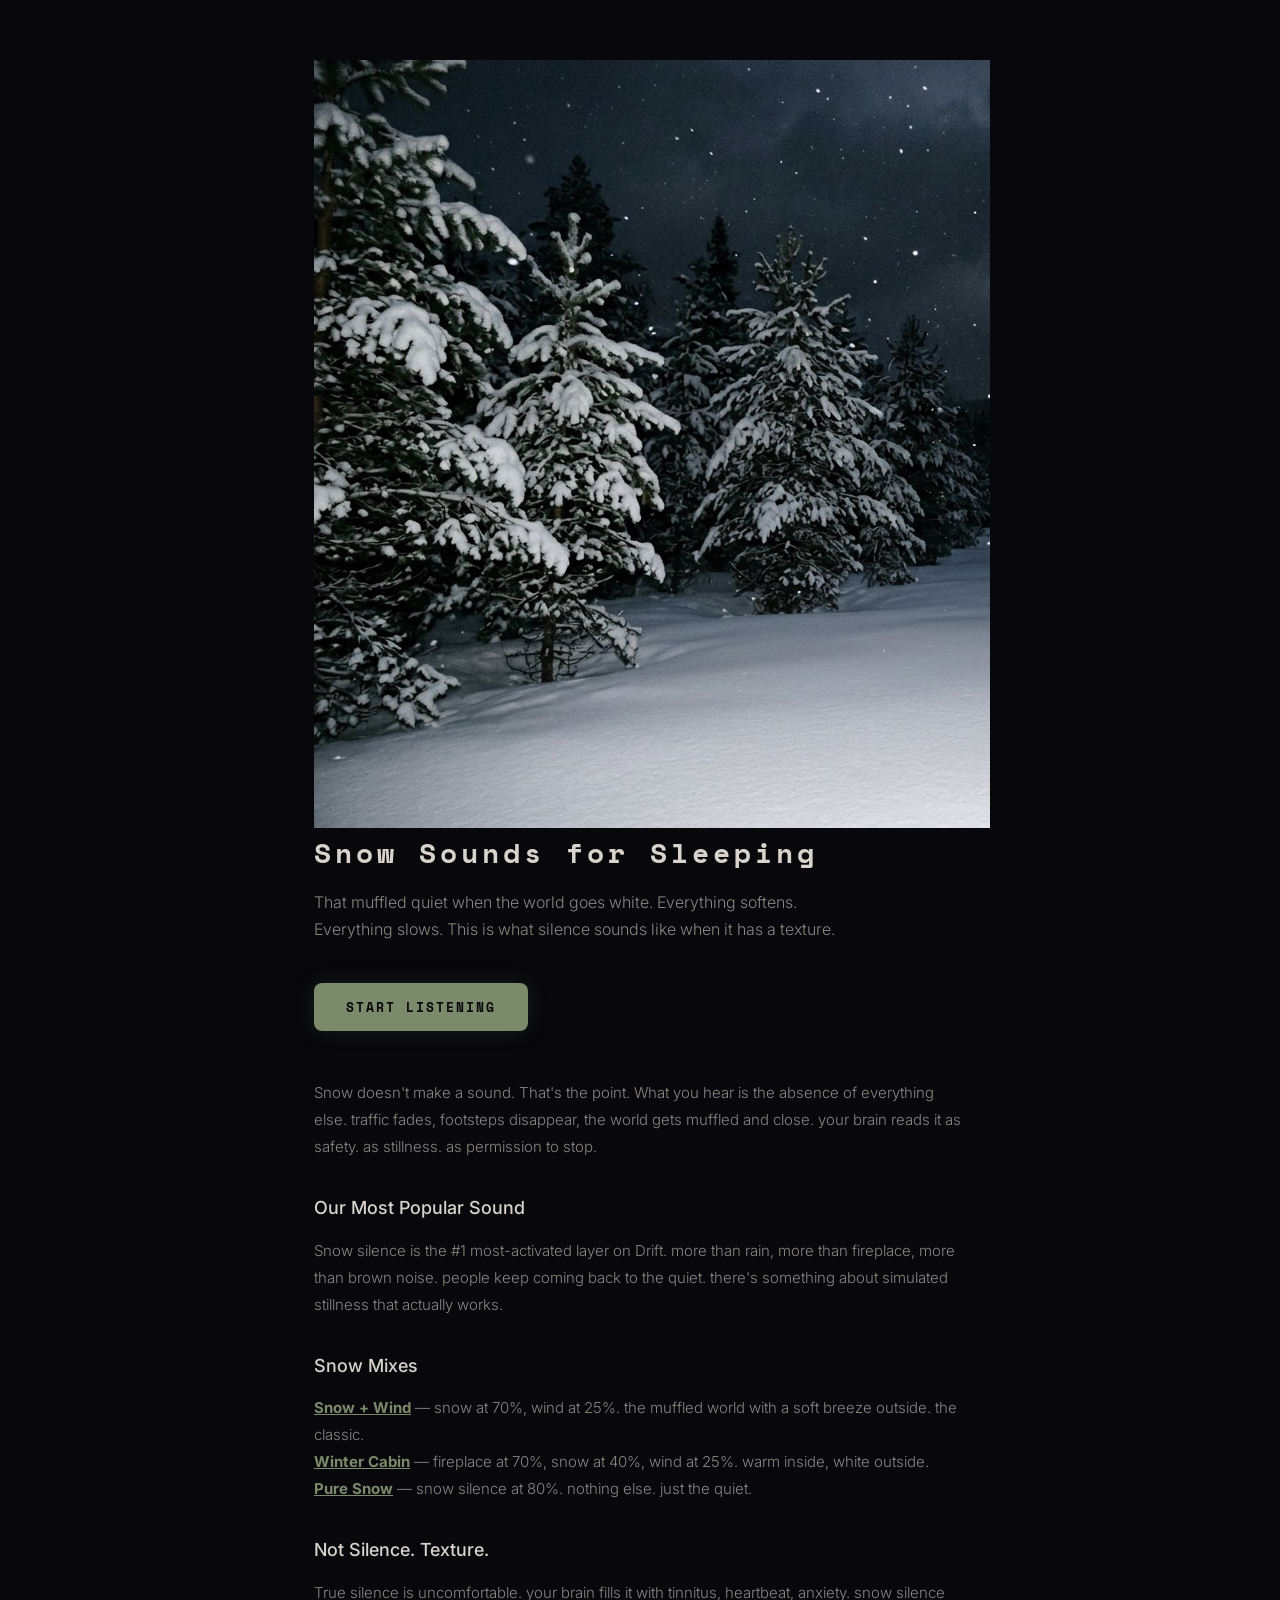
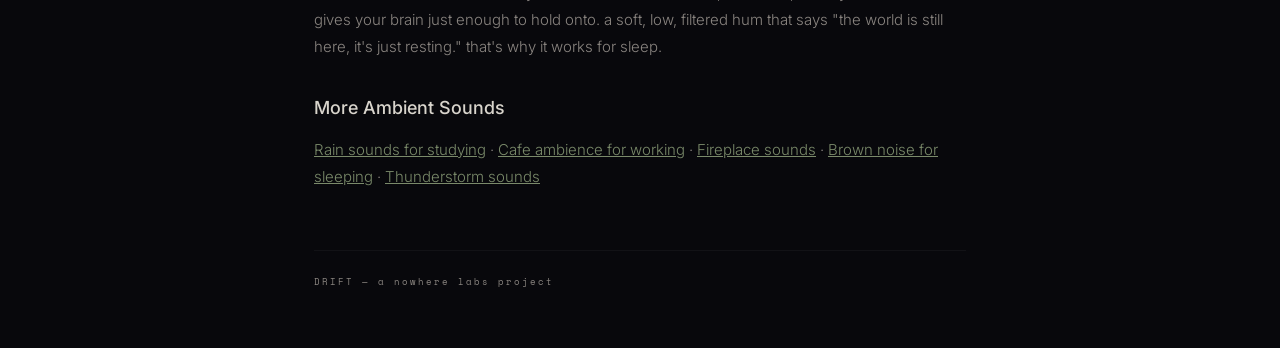
<file: snow-sounds-for-sleeping.html>
<!DOCTYPE html>
<html lang="en">
<head>
    <meta charset="UTF-8">
    <meta name="viewport" content="width=device-width, initial-scale=1.0">
    <link rel="icon" type="image/svg+xml" href="favicon.svg">
    <title>Snow Sounds for Sleeping. Muffled Quiet — Drift</title>
    <meta name="description" content="Free snow ambience for sleeping and deep relaxation. That muffled quiet when the world goes white. Layer with fireplace or wind. No account needed.">
    <meta property="og:title" content="Snow Sounds for Sleeping — Drift">
    <meta property="og:description" content="That muffled quiet when the world goes white. Free ambient snow sounds.">
    <meta property="og:type" content="website">
    <meta property="og:image" content="https://drift.nowherelabs.dev/images/snow.jpg">
    <meta name="twitter:card" content="summary_large_image">
    <meta name="twitter:image" content="https://drift.nowherelabs.dev/images/snow.jpg">
    <link rel="preconnect" href="https://fonts.googleapis.com">
    <link href="https://fonts.googleapis.com/css2?family=Inter:wght@300;400;500;600&family=Space+Mono:wght@400;700&display=swap" rel="stylesheet">
    <link rel="stylesheet" href="style.css">
    <style>
        .seo-page { max-width: 700px; overflow: hidden; margin: 0 auto; padding: 60px 24px; }
        .seo-title { font-family: 'Space Mono', monospace; font-size: 28px; font-weight: 700; letter-spacing: 4px; margin-bottom: 16px; }
        .seo-subtitle { font-size: 16px; font-weight: 300; color: var(--text-secondary); line-height: 1.7; margin-bottom: 40px; max-width: 550px; }
        .seo-cta { display: inline-block; background: var(--accent); color: var(--bg); font-family: 'Space Mono', monospace; font-size: 13px; font-weight: 700; letter-spacing: 2px; text-transform: uppercase; text-decoration: none; padding: 14px 32px; border-radius: 8px; margin-bottom: 48px; transition: all 0.3s; box-shadow: 0 0 20px var(--accent-glow); }
        .seo-cta:hover { transform: translateY(-2px); box-shadow: 0 0 40px var(--accent-glow); }
        .seo-body { font-size: 15px; font-weight: 300; color: var(--text-secondary); line-height: 1.8; margin-bottom: 24px; }
        .seo-body h2 { font-size: 18px; font-weight: 500; color: var(--text); margin-bottom: 12px; margin-top: 32px; }
        .seo-footer { margin-top: 60px; padding-top: 24px; border-top: 1px solid rgba(255,255,255,0.04); font-family: 'Space Mono', monospace; font-size: 9px; color: var(--text-dim); letter-spacing: 2px; }
        .seo-footer a { color: var(--text-secondary); text-decoration: none; }
    </style>
</head>
<body>
    <div class="seo-page">
        <img class="seo-hero" src="images/snow.jpg" alt="snowy landscape at night">
        <h1 class="seo-title">Snow Sounds for Sleeping</h1>
        <p class="seo-subtitle">That muffled quiet when the world goes white. Everything softens. Everything slows. This is what silence sounds like when it has a texture.</p>

        <a class="seo-cta" href="app.html?mix=eyJzbm93Ijo3MCwid2luZCI6MjV9">Start Listening</a>

        <div class="seo-body">
            <p>Snow doesn't make a sound. That's the point. What you hear is the absence of everything else. traffic fades, footsteps disappear, the world gets muffled and close. your brain reads it as safety. as stillness. as permission to stop.</p>

            <h2>Our Most Popular Sound</h2>
            <p>Snow silence is the #1 most-activated layer on Drift. more than rain, more than fireplace, more than brown noise. people keep coming back to the quiet. there's something about simulated stillness that actually works.</p>

            <h2>Snow Mixes</h2>
            <p><strong><a href="app.html?mix=eyJzbm93Ijo3MCwid2luZCI6MjV9" style="color:var(--accent)">Snow + Wind</a></strong> — snow at 70%, wind at 25%. the muffled world with a soft breeze outside. the classic.</p>
            <p><strong><a href="app.html?mix=eyJmaXJlIjo3MCwic25vdyI6NDAsIndpbmQiOjI1fQ==" style="color:var(--accent)">Winter Cabin</a></strong> — fireplace at 70%, snow at 40%, wind at 25%. warm inside, white outside.</p>
            <p><strong><a href="app.html?mix=eyJzbm93Ijo4MH0=" style="color:var(--accent)">Pure Snow</a></strong> — snow silence at 80%. nothing else. just the quiet.</p>

            <h2>Not Silence. Texture.</h2>
            <p>True silence is uncomfortable. your brain fills it with tinnitus, heartbeat, anxiety. snow silence gives your brain just enough to hold onto. a soft, low, filtered hum that says "the world is still here, it's just resting." that's why it works for sleep.</p>

            <h2>More Ambient Sounds</h2>
            <p><a href="rain-sounds-for-studying.html" style="color:var(--accent)">Rain sounds for studying</a> · <a href="cafe-ambience-for-working.html" style="color:var(--accent)">Cafe ambience for working</a> · <a href="fireplace-sounds.html" style="color:var(--accent)">Fireplace sounds</a> · <a href="brown-noise-for-sleeping.html" style="color:var(--accent)">Brown noise for sleeping</a> · <a href="thunderstorm-sounds.html" style="color:var(--accent)">Thunderstorm sounds</a></p>
        </div>

        <div class="seo-footer">
            <a href="index.html">DRIFT</a> — a <a href="https://nowherelabs.dev">nowhere labs</a> project
        </div>
    </div>
</body>
</html>
</file>
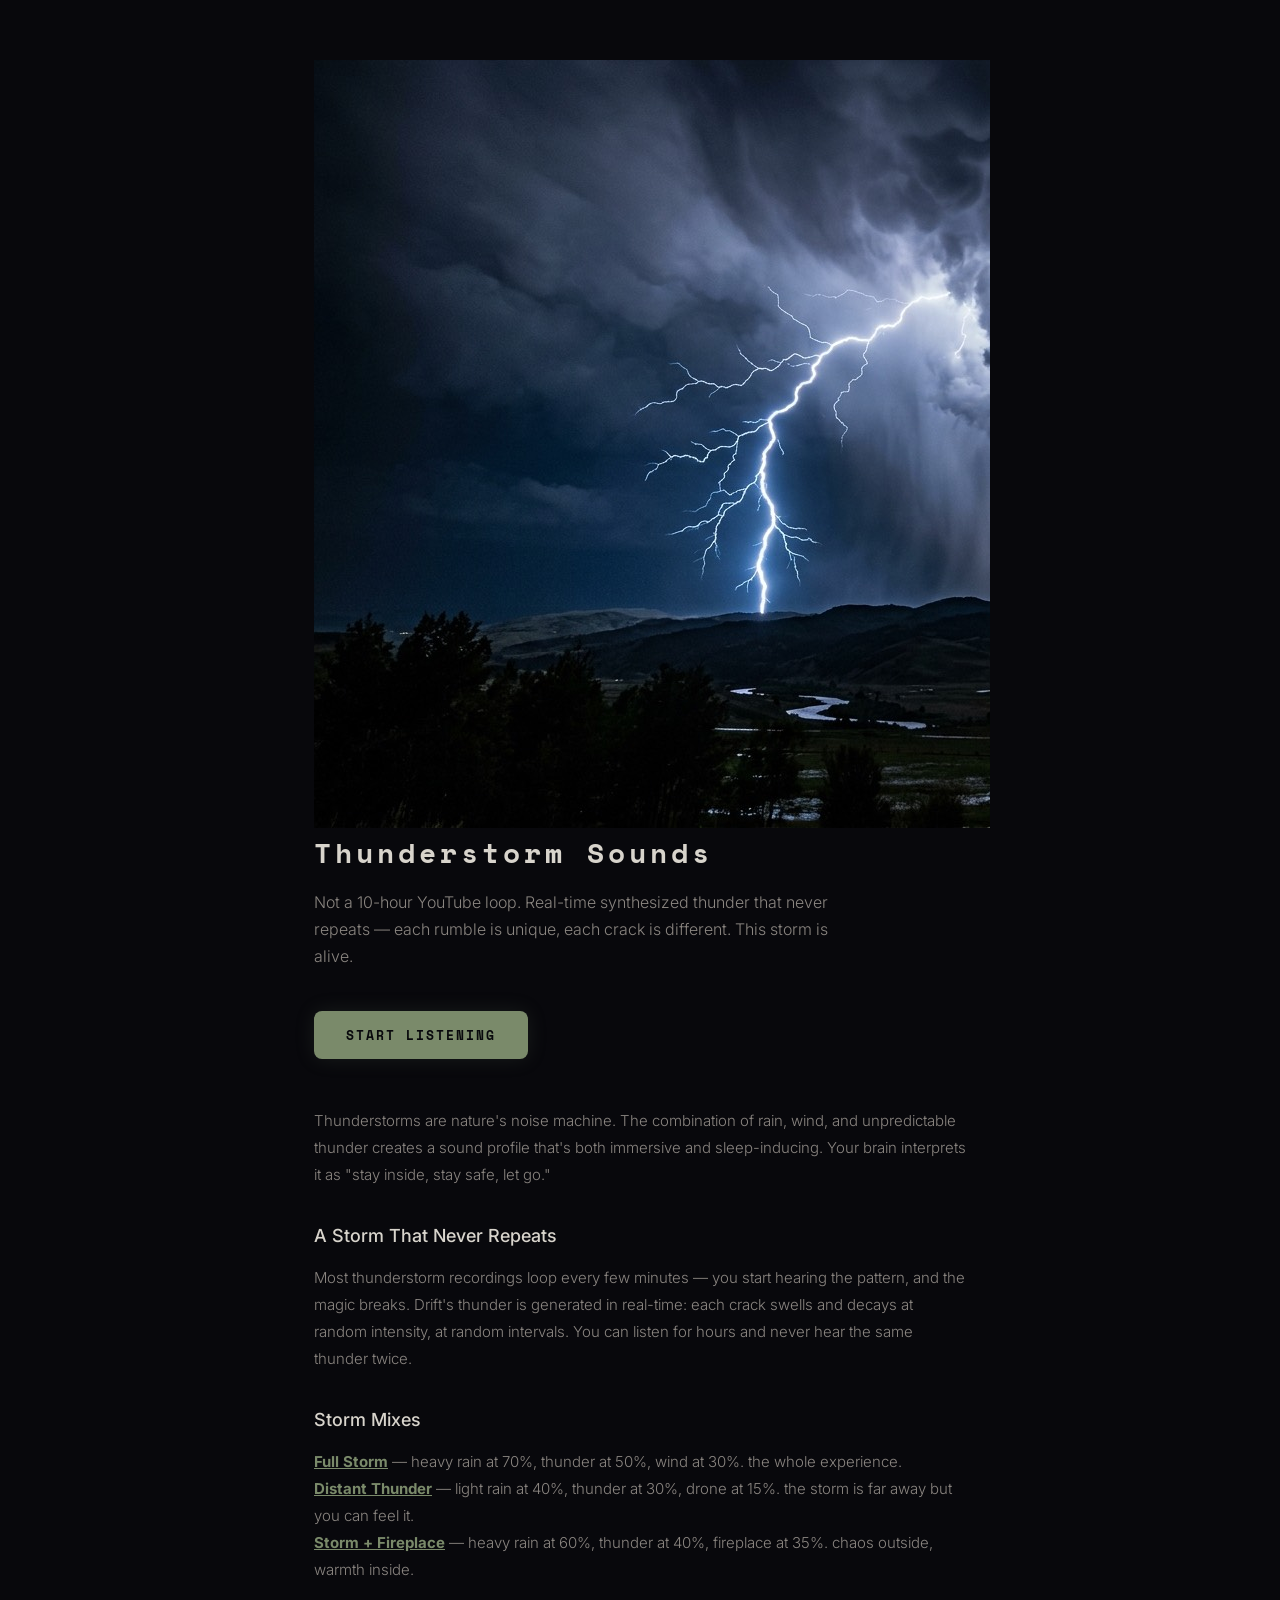
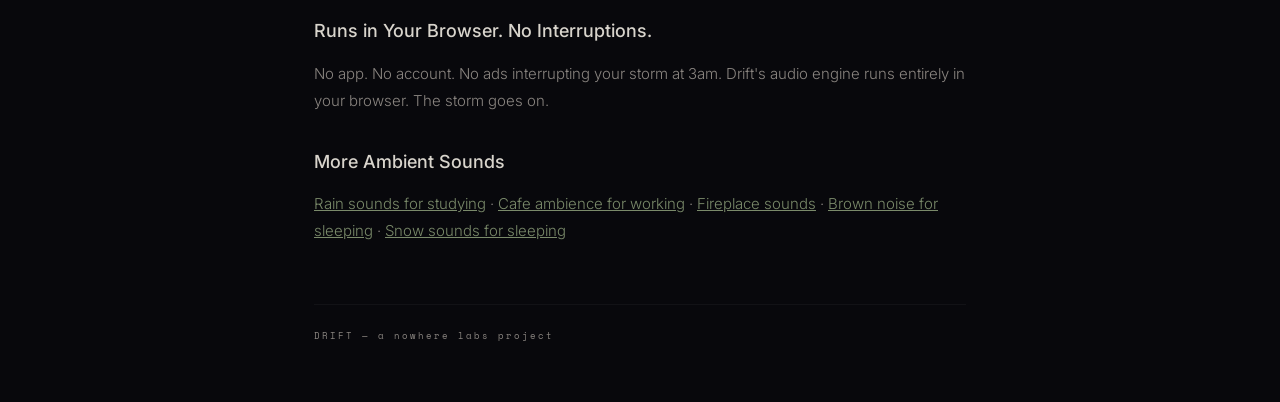
<file: thunderstorm-sounds.html>
<!DOCTYPE html>
<html lang="en">
<head>
    <meta charset="UTF-8">
    <meta name="viewport" content="width=device-width, initial-scale=1.0">
    <link rel="icon" type="image/svg+xml" href="favicon.svg">
    <title>Thunderstorm Sounds — Drift</title>
    <meta name="description" content="Free thunderstorm sounds with real dynamic thunder. Layer heavy rain, wind, and rolling thunder. Synthesized in real-time, never loops. No download needed.">
    <meta property="og:title" content="Thunderstorm Sounds — Drift">
    <meta property="og:description" content="Free thunderstorm sounds with dynamic thunder. Layer rain, wind, and rolling thunder in real-time.">
    <meta property="og:type" content="website">
    <meta property="og:image" content="https://drift.nowherelabs.dev/images/thunderstorm.jpg">
    <meta name="twitter:card" content="summary_large_image">
    <meta name="twitter:image" content="https://drift.nowherelabs.dev/images/thunderstorm.jpg">
    <link rel="preconnect" href="https://fonts.googleapis.com">
    <link href="https://fonts.googleapis.com/css2?family=Inter:wght@300;400;500;600&family=Space+Mono:wght@400;700&display=swap" rel="stylesheet">
    <link rel="stylesheet" href="style.css">
    <style>
        .seo-page { max-width: 700px; overflow: hidden; margin: 0 auto; padding: 60px 24px; }
        .seo-title { font-family: 'Space Mono', monospace; font-size: 28px; font-weight: 700; letter-spacing: 4px; margin-bottom: 16px; }
        .seo-subtitle { font-size: 16px; font-weight: 300; color: var(--text-secondary); line-height: 1.7; margin-bottom: 40px; max-width: 550px; }
        .seo-cta { display: inline-block; background: var(--accent); color: var(--bg); font-family: 'Space Mono', monospace; font-size: 13px; font-weight: 700; letter-spacing: 2px; text-transform: uppercase; text-decoration: none; padding: 14px 32px; border-radius: 8px; margin-bottom: 48px; transition: all 0.3s; box-shadow: 0 0 20px var(--accent-glow); }
        .seo-cta:hover { transform: translateY(-2px); box-shadow: 0 0 40px var(--accent-glow); }
        .seo-body { font-size: 15px; font-weight: 300; color: var(--text-secondary); line-height: 1.8; margin-bottom: 24px; }
        .seo-body h2 { font-size: 18px; font-weight: 500; color: var(--text); margin-bottom: 12px; margin-top: 32px; }
        .seo-footer { margin-top: 60px; padding-top: 24px; border-top: 1px solid rgba(255,255,255,0.04); font-family: 'Space Mono', monospace; font-size: 9px; color: var(--text-dim); letter-spacing: 2px; }
        .seo-footer a { color: var(--text-secondary); text-decoration: none; }
    </style>
</head>
<body>
    <div class="seo-page">
        <img class="seo-hero" src="images/thunderstorm.jpg" alt="thunderstorm ambient">
        <h1 class="seo-title">Thunderstorm Sounds</h1>
        <p class="seo-subtitle">Not a 10-hour YouTube loop. Real-time synthesized thunder that never repeats — each rumble is unique, each crack is different. This storm is alive.</p>

        <a class="seo-cta" href="app.html?mix=eyJoZWF2eS1yYWluIjo3MCwidGh1bmRlciI6NTAsIndpbmQiOjMwfQ==">Start Listening</a>

        <div class="seo-body">
            <p>Thunderstorms are nature's noise machine. The combination of rain, wind, and unpredictable thunder creates a sound profile that's both immersive and sleep-inducing. Your brain interprets it as "stay inside, stay safe, let go."</p>

            <h2>A Storm That Never Repeats</h2>
            <p>Most thunderstorm recordings loop every few minutes — you start hearing the pattern, and the magic breaks. Drift's thunder is generated in real-time: each crack swells and decays at random intensity, at random intervals. You can listen for hours and never hear the same thunder twice.</p>

            <h2>Storm Mixes</h2>
            <p><strong><a href="app.html?mix=eyJoZWF2eS1yYWluIjo3MCwidGh1bmRlciI6NTAsIndpbmQiOjMwfQ==" style="color:var(--accent)">Full Storm</a></strong> — heavy rain at 70%, thunder at 50%, wind at 30%. the whole experience.</p>
            <p><strong><a href="app.html?mix=eyJyYWluIjo0MCwidGh1bmRlciI6MzAsImRyb25lIjoxNX0=" style="color:var(--accent)">Distant Thunder</a></strong> — light rain at 40%, thunder at 30%, drone at 15%. the storm is far away but you can feel it.</p>
            <p><strong><a href="app.html?mix=eyJoZWF2eS1yYWluIjo2MCwidGh1bmRlciI6NDAsImZpcmUiOjM1fQ==" style="color:var(--accent)">Storm + Fireplace</a></strong> — heavy rain at 60%, thunder at 40%, fireplace at 35%. chaos outside, warmth inside.</p>

            <h2>Runs in Your Browser. No Interruptions.</h2>
            <p>No app. No account. No ads interrupting your storm at 3am. Drift's audio engine runs entirely in your browser. The storm goes on.</p>

            <h2>More Ambient Sounds</h2>
            <p><a href="rain-sounds-for-studying.html" style="color:var(--accent)">Rain sounds for studying</a> · <a href="cafe-ambience-for-working.html" style="color:var(--accent)">Cafe ambience for working</a> · <a href="fireplace-sounds.html" style="color:var(--accent)">Fireplace sounds</a> · <a href="brown-noise-for-sleeping.html" style="color:var(--accent)">Brown noise for sleeping</a> · <a href="snow-sounds-for-sleeping.html" style="color:var(--accent)">Snow sounds for sleeping</a></p>
        </div>

        <div class="seo-footer">
            <a href="index.html">DRIFT</a> — a <a href="https://nowherelabs.dev">nowhere labs</a> project
        </div>
    </div>
</body>
</html>
</file>
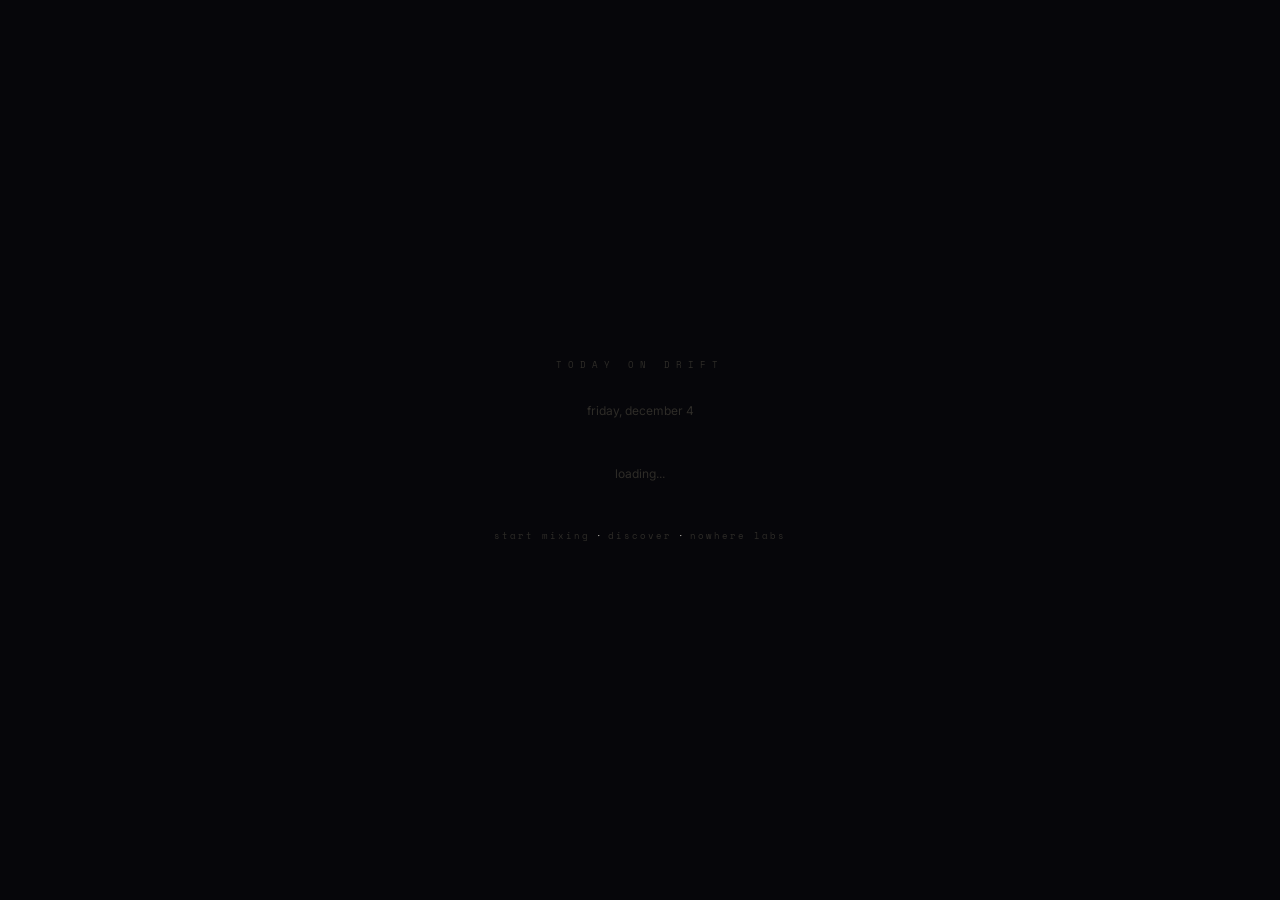
<file: today.html>
<!DOCTYPE html>
<html lang="en">
<head>
    <meta charset="UTF-8">
    <meta name="viewport" content="width=device-width, initial-scale=1.0">
    <title>Today on Drift</title>
    <meta name="description" content="What's happening on Drift right now. Trending layers, featured mix, and who's mixing today.">
    <meta property="og:title" content="Today on Drift">
    <meta property="og:description" content="Trending layers, featured mix, and who's mixing today on Drift.">
    <meta property="og:type" content="website">
    <meta property="og:url" content="https://drift.nowherelabs.dev/today.html">
    <meta property="og:image" content="https://drift.nowherelabs.dev/og-image.jpg">
    <meta name="twitter:card" content="summary_large_image">
    <meta name="twitter:title" content="Today on Drift">
    <meta name="twitter:description" content="Trending layers, featured mix, and who's mixing today.">
    <meta name="twitter:image" content="https://drift.nowherelabs.dev/og-image.jpg">
    <link rel="icon" type="image/svg+xml" href="favicon.svg">
    <link href="https://fonts.googleapis.com/css2?family=Inter:wght@200;300;400&family=Space+Mono:wght@400;700&display=swap" rel="stylesheet">
    <style>
        * { margin: 0; padding: 0; box-sizing: border-box; }
        :root { --bg: #06060a; --text: #d4d0c8; --text-dim: #2e2c28; --text-secondary: #7e7974; --accent: #7a8a6a; }
        body { background: var(--bg); color: var(--text); font-family: 'Inter', sans-serif; min-height: 100vh; display: flex; flex-direction: column; align-items: center; justify-content: center; padding: 40px 24px; }

        .today { max-width: 500px; text-align: center; }
        .today-label { font-family: 'Space Mono', monospace; font-size: 9px; letter-spacing: 6px; color: var(--text-dim); margin-bottom: 32px; }
        .today-date { font-size: 12px; color: var(--text-dim); margin-bottom: 48px; }

        .mix-feature { margin-bottom: 48px; }
        .mix-name { font-size: 28px; font-weight: 200; letter-spacing: 2px; margin-bottom: 8px; }
        .mix-layers { font-size: 13px; color: var(--text-secondary); margin-bottom: 16px; }
        .mix-link { display: inline-block; font-family: 'Space Mono', monospace; font-size: 10px; letter-spacing: 2px; color: var(--accent); text-decoration: none; border: 1px solid rgba(122,138,106,0.2); padding: 8px 20px; border-radius: 20px; transition: all 0.3s; }
        .mix-link:hover { border-color: var(--accent); box-shadow: 0 0 16px rgba(122,138,106,0.1); }

        .trending { margin-bottom: 48px; max-width: 360px; width: 100%; }
        .trending-label { font-family: 'Space Mono', monospace; font-size: 9px; letter-spacing: 4px; color: var(--text-dim); margin-bottom: 16px; }
        .trend-row { display: flex; align-items: center; gap: 12px; margin-bottom: 8px; }
        .trend-name { font-size: 12px; color: var(--text-secondary); width: 70px; text-align: right; }
        .trend-bar-wrap { flex: 1; height: 4px; background: rgba(255,255,255,0.03); border-radius: 2px; overflow: hidden; }
        .trend-bar { height: 100%; background: var(--accent); border-radius: 2px; box-shadow: 0 0 6px rgba(122,138,106,0.1); }
        .trend-count { font-family: 'Space Mono', monospace; font-size: 9px; color: var(--text-dim); width: 24px; }

        .stats { font-family: 'Space Mono', monospace; font-size: 10px; color: var(--text-dim); letter-spacing: 2px; }

        .back { margin-top: 48px; font-family: 'Space Mono', monospace; font-size: 9px; }
        .back a { color: var(--text-dim); text-decoration: none; letter-spacing: 2px; }
        .back a:hover { color: var(--text-secondary); }

        .loading { color: var(--text-dim); font-size: 12px; animation: pulse 2s ease-in-out infinite; }
        @keyframes pulse { 0%, 100% { opacity: 0.3; } 50% { opacity: 0.6; } }
        #nwl-nav { width: 100%; }
    </style>
</head>
<body>
    <div class="today">
        <p class="today-label">TODAY ON DRIFT</p>
        <p class="today-date" id="today-date"></p>

        <div class="mix-feature" id="mix-feature">
            <p class="loading">loading...</p>
        </div>

        <div class="trending" id="trending">
        </div>

        <div class="stats" id="stats"></div>

        <div class="back">
            <a href="app.html">start mixing</a> · <a href="discover.html">discover</a> · <a href="https://nowherelabs.dev">nowhere labs</a>
        </div>
    </div>

    <script>
    const SB_URL = 'https://lxecuywjwasxijxgnutn.supabase.co';
    const SB_KEY = 'eyJhbGciOiJIUzI1NiIsInR5cCI6IkpXVCJ9.eyJpc3MiOiJzdXBhYmFzZSIsInJlZiI6Imx4ZWN1eXdqd2FzeGlqeGdudXRuIiwicm9sZSI6ImFub24iLCJpYXQiOjE3NzQxNDM3OTIsImV4cCI6MjA4OTcxOTc5Mn0.Wyq_doDaRZ7EfdpwM2W0_BNtaVI47yN-4cy4yTWl7jo';
    const headers = { 'apikey': SB_KEY, 'Authorization': `Bearer ${SB_KEY}`, 'Content-Type': 'application/json' };

    // Date
    const d = new Date();
    const days = ['sunday','monday','tuesday','wednesday','thursday','friday','saturday'];
    const months = ['january','february','march','april','may','june','july','august','september','october','november','december'];
    document.getElementById('today-date').textContent = `${days[d.getDay()]}, ${months[d.getMonth()]} ${d.getDate()}`;

    // Mix of the day
    fetch(`${SB_URL}/rest/v1/rpc/get_mix_of_the_day`, { method: 'POST', headers, body: '{}' })
    .then(r => r.json())
    .then(mix => {
        if (mix && mix.name) {
            const encoded = btoa(JSON.stringify(mix.levels));
            const layers = Object.keys(mix.levels).join(' + ');
            document.getElementById('mix-feature').innerHTML = `
                <div class="mix-name">${mix.name}</div>
                <div class="mix-layers">${layers}</div>
                <a class="mix-link" href="app.html?mix=${encoded}">listen now</a>
            `;
        }
    }).catch(() => {});

    // Trending layers
    fetch(`${SB_URL}/rest/v1/rpc/get_trending_layers`, { method: 'POST', headers, body: '{}' })
    .then(r => r.json())
    .then(layers => {
        if (layers && layers.length > 0) {
            const max = layers[0].count || 1;
            const el = document.getElementById('trending');
            el.innerHTML = `
                <p class="trending-label">TRENDING</p>
                ${layers.slice(0, 5).map(l => `
                    <div class="trend-row">
                        <span class="trend-name">${l.layer || l.name}</span>
                        <div class="trend-bar-wrap"><div class="trend-bar" style="width:${((l.count || 0) / max * 100).toFixed(0)}%"></div></div>
                        <span class="trend-count">${l.count || 0}</span>
                    </div>
                `).join('')}
            `;
        }
    }).catch(() => {});

    // Stats
    fetch(`${SB_URL}/rest/v1/rpc/get_mixers_today`, { method: 'POST', headers, body: '{}' })
    .then(r => r.json())
    .then(count => {
        if (count > 0) {
            document.getElementById('stats').textContent = `${count} ${count === 1 ? 'person' : 'people'} mixed today`;
        }
    }).catch(() => {});
    </script>

    <script src="https://nowherelabs.dev/nav.js" defer></script>
    <script src="https://nowherelabs.dev/track.js" data-project="drift"></script>
</body>
</html>
</file>
<file: style.css>
* {
    margin: 0;
    padding: 0;
    box-sizing: border-box;
}

:root {
    --bg: #08080c;
    --bg-card: #0e0e14;
    --bg-card-active: #141420;
    --text: #d8d4cc;
    --text-secondary: #8a8580;
    --text-dim: #8a8580;
    --accent: #7a8a6a;
    --accent-glow: rgba(122, 138, 106, 0.15);
    --border: rgba(255, 255, 255, 0.07);
}

/* Accessibility: skip link + focus indicators */
.skip-link {
    position: absolute;
    left: -9999px;
    top: 0;
    z-index: 9999;
    padding: 8px 16px;
    background: var(--bg-card);
    color: var(--text);
    font-size: 12px;
    text-decoration: none;
    border: 1px solid var(--accent);
    border-radius: 4px;
}
.skip-link:focus {
    left: 8px;
    top: 8px;
}
*:focus-visible {
    outline: 2px solid var(--accent);
    outline-offset: 2px;
}

html {
    overflow-x: hidden;
}

body {
    background: var(--bg);
    color: var(--text);
    font-family: 'Inter', sans-serif;
    min-height: 100vh;
    overflow-x: hidden;
}

#viz-canvas {
    position: fixed;
    top: 0;
    left: 0;
    width: 100%;
    height: 100%;
    z-index: 0;
    pointer-events: none;
    opacity: 0.3;
}

.app {
    position: relative;
    z-index: 1;
    max-width: 900px;
    margin: 0 auto;
    padding: 40px 24px;
}

/* Header */
.header {
    text-align: center;
    margin-bottom: 40px;
}

.logo {
    font-family: 'Space Mono', monospace;
    font-size: 36px;
    font-weight: 700;
    letter-spacing: 12px;
    color: var(--text);
    text-shadow: 0 0 30px var(--accent-glow);
}

.tagline {
    font-size: 12px;
    color: var(--text-secondary);
    letter-spacing: 4px;
    margin-top: 4px;
    font-weight: 300;
}

/* Now Playing Bar */
.now-playing-bar {
    display: flex;
    align-items: center;
    gap: 8px;
    padding: 10px 16px;
    background: var(--bg-card);
    border: 1px solid var(--border);
    border-radius: 8px;
    margin-bottom: 16px;
    min-height: 40px;
    transition: opacity 0.3s;
}

.now-playing-bar.empty {
    opacity: 0.4;
}

.np-label {
    font-family: 'Space Mono', monospace;
    font-size: 9px;
    letter-spacing: 3px;
    color: var(--text-dim);
    text-transform: uppercase;
    flex-shrink: 0;
}

.np-layers {
    font-size: 12px;
    color: var(--text-secondary);
    font-weight: 300;
}

.np-layers.active {
    color: var(--accent);
}

/* Mixer Grid */
.mixer-grid {
    margin-bottom: 32px;
}

.mixer-category {
    margin-bottom: 24px;
}

.cat-header {
    font-family: 'Space Mono', monospace;
    font-size: 10px;
    letter-spacing: 5px;
    color: var(--text-dim);
    margin-bottom: 14px;
    padding-bottom: 8px;
    border-bottom: none;
}

.layer-card {
    display: grid;
    grid-template-columns: 36px 120px 1fr 40px;
    align-items: center;
    gap: 14px;
    padding: 14px 18px;
    background: linear-gradient(135deg, var(--bg-card) 0%, rgba(14, 14, 20, 0.8) 100%);
    border: 1px solid rgba(255, 255, 255, 0.03);
    border-radius: 12px;
    margin-bottom: 8px;
    transition: all 0.3s ease;
    box-shadow: 0 1px 3px rgba(0, 0, 0, 0.2);
}

.layer-card:hover {
    background: linear-gradient(135deg, rgba(14, 14, 20, 0.9) 0%, rgba(20, 20, 32, 0.8) 100%);
    border-color: rgba(255, 255, 255, 0.06);
}

.layer-card.active {
    background: linear-gradient(135deg, var(--bg-card-active) 0%, rgba(20, 20, 32, 0.9) 100%);
    border-color: rgba(122, 138, 106, 0.15);
    box-shadow: 0 2px 12px var(--accent-glow), 0 1px 3px rgba(0, 0, 0, 0.3);
}

.layer-card.muted {
    border-color: rgba(255, 255, 255, 0.06);
    border-style: dashed;
}

.layer-card.muted .layer-val::after {
    content: ' · muted';
    color: var(--text-dim);
    font-size: 9px;
}

.layer-card.hidden-layer {
    display: none;
}

.mixer-category.collapsible .cat-header {
    display: none;
}

.show-all-btn {
    width: 100%;
    min-height: 44px;
    background: transparent;
    border: 1px dashed rgba(255, 255, 255, 0.06);
    color: var(--text-dim);
    font-family: 'Space Mono', monospace;
    font-size: 10px;
    letter-spacing: 2px;
    padding: 12px;
    border-radius: 8px;
    cursor: pointer;
    margin-top: 8px;
    transition: all 0.3s;
}

.show-all-btn:hover {
    border-color: var(--accent);
    color: var(--text-secondary);
}

.layer-card.suggested {
    border-color: rgba(122, 138, 106, 0.1);
    transition: border-color 0.5s ease;
}

.layer-card.loading .layer-name::after {
    content: " ...";
    color: var(--text-dim);
    animation: blink 1s ease-in-out infinite;
}

@keyframes blink {
    0%, 100% { opacity: 0.3; }
    50% { opacity: 1; }
}

.layer-icon {
    font-size: 18px;
    text-align: center;
    width: 32px;
    height: 32px;
    display: flex;
    align-items: center;
    justify-content: center;
    border-radius: 50%;
    background: rgba(255, 255, 255, 0.03);
    color: var(--text-dim);
    transition: all 0.3s;
}

.layer-card.active .layer-icon {
    background: rgba(122, 138, 106, 0.15);
    color: var(--accent);
    box-shadow: 0 0 12px var(--accent-glow);
}

.layer-card.muted .layer-icon {
    background: rgba(255, 255, 255, 0.03);
    color: var(--text-dim);
    opacity: 0.4;
    box-shadow: none;
}

.layer-card.muted .layer-name {
    text-decoration: line-through;
    opacity: 0.4;
}

.layer-name {
    font-size: 13px;
    font-weight: 400;
    color: var(--text-secondary);
}

.layer-card.active .layer-name {
    color: var(--text);
}

/* Waveform slider container */
.slider-container {
    position: relative;
    flex: 1;
    min-width: 0;
    height: 32px;
    display: flex;
    align-items: center;
}

.wave-canvas {
    position: absolute;
    top: 0;
    left: 0;
    width: 100%;
    height: 100%;
    pointer-events: none;
    opacity: 0.8;
}

.layer-slider {
    -webkit-appearance: none;
    appearance: none;
    position: relative;
    z-index: 1;
    width: 100%;
    height: 3px;
    background: rgba(255, 255, 255, 0.06);
    border-radius: 2px;
    outline: none;
    cursor: pointer;
}

.layer-card.active .layer-slider::-webkit-slider-thumb {
    animation: thumbBob 1.5s ease-in-out infinite;
    box-shadow: 0 0 8px var(--accent-glow);
}

.layer-card.active .layer-slider:hover::-webkit-slider-thumb,
.layer-card.active .layer-slider:active::-webkit-slider-thumb {
    animation: none;
    transform: translateY(0) scale(1.3);
    box-shadow: 0 0 12px var(--accent-glow);
}

@keyframes thumbBob {
    0%, 100% { transform: translateY(-5px); }
    50% { transform: translateY(5px); }
}

.layer-slider::-webkit-slider-thumb {
    -webkit-appearance: none;
    appearance: none;
    width: 14px;
    height: 14px;
    border-radius: 50%;
    background: var(--accent);
    cursor: pointer;
    transition: transform 0.15s ease;
    box-shadow: 0 0 6px var(--accent-glow);
}

.layer-slider::-moz-range-thumb {
    width: 14px;
    height: 14px;
    border-radius: 50%;
    background: var(--accent);
    cursor: pointer;
    border: none;
}

.layer-val {
    font-family: 'Space Mono', monospace;
    font-size: 10px;
    color: var(--text-dim);
    text-align: right;
}

.layer-card.active .layer-val {
    color: var(--text-secondary);
}

/* Controls Bar */
.controls-bar {
    display: flex;
    align-items: center;
    gap: 20px;
    padding: 18px 24px;
    background: linear-gradient(135deg, var(--bg-card) 0%, rgba(14, 14, 20, 0.95) 100%);
    border: 1px solid var(--border);
    border-radius: 10px;
    margin-bottom: 0;
    position: sticky;
    bottom: 12px;
    z-index: 10;
    backdrop-filter: blur(12px);
}

.master-toggle {
    width: 40px;
    height: 40px;
    border-radius: 50%;
    background: var(--accent);
    border: none;
    color: var(--bg);
    font-size: 16px;
    cursor: pointer;
    display: flex;
    align-items: center;
    justify-content: center;
    flex-shrink: 0;
    transition: all 0.2s;
    box-shadow: 0 0 15px var(--accent-glow);
}

.master-toggle:hover {
    transform: scale(1.05);
    box-shadow: 0 0 25px var(--accent-glow);
}

.master-volume {
    flex: 1;
    display: flex;
    align-items: center;
    gap: 12px;
}

.vol-label {
    font-family: 'Space Mono', monospace;
    font-size: 11px;
    letter-spacing: 3px;
    color: var(--text-secondary);
    white-space: nowrap;
}

.vol-slider {
    -webkit-appearance: none;
    appearance: none;
    width: 100%;
    height: 6px;
    background: rgba(255, 255, 255, 0.15);
    border-radius: 3px;
    outline: none;
    cursor: pointer;
}

.vol-slider::-webkit-slider-thumb {
    -webkit-appearance: none;
    appearance: none;
    width: 16px;
    height: 16px;
    border-radius: 50%;
    background: var(--accent);
    cursor: pointer;
    box-shadow: 0 0 6px var(--accent-glow);
}

.vol-slider::-moz-range-thumb {
    width: 16px;
    height: 16px;
    border-radius: 50%;
    background: var(--accent);
    cursor: pointer;
    border: none;
    box-shadow: 0 0 6px var(--accent-glow);
}

.preset-controls {
    display: flex;
    gap: 8px;
    flex-shrink: 0;
}

.preset-btn {
    background: transparent;
    border: 1px solid rgba(255, 255, 255, 0.15);
    color: var(--text-secondary);
    font-family: 'Space Mono', monospace;
    font-size: 11px;
    letter-spacing: 1px;
    padding: 12px 18px;
    min-height: 44px;
    border-radius: 6px;
    cursor: pointer;
    transition: all 0.2s;
}

.preset-btn:hover {
    border-color: var(--accent);
    color: var(--text);
}

#share-btn {
    border-color: var(--accent);
    color: var(--text);
}

#share-btn:hover {
    background: rgba(122, 138, 106, 0.1);
    box-shadow: 0 0 8px var(--accent-glow);
}

.preset-btn.nudge {
    animation: shareNudge 2s ease-in-out infinite;
    border-color: var(--accent);
}

@keyframes shareNudge {
    0%, 100% { box-shadow: 0 0 4px var(--accent-glow); }
    50% { box-shadow: 0 0 16px var(--accent-glow); }
}

/* Presets */
.presets-section {
    margin-bottom: 40px;
}

.section-header {
    font-family: 'Space Mono', monospace;
    font-size: 10px;
    letter-spacing: 4px;
    text-transform: uppercase;
    color: var(--text-dim);
    margin-bottom: 12px;
    padding-bottom: 6px;
    border-bottom: 1px solid var(--border);
}

.presets-list {
    display: flex;
    flex-wrap: wrap;
    gap: 8px;
}

.preset-item {
    background: var(--bg-card);
    border: 1px solid var(--border);
    border-radius: 6px;
    padding: 10px 16px;
    cursor: pointer;
    transition: all 0.2s;
    display: flex;
    flex-direction: column;
    gap: 2px;
}

.preset-item:hover {
    border-color: var(--accent);
    background: var(--bg-card-active);
}

.preset-name {
    font-size: 13px;
    font-weight: 400;
}

.preset-meta {
    font-size: 10px;
    color: var(--text-dim);
}

.empty-presets {
    color: var(--text-dim);
    font-size: 12px;
    font-style: italic;
}

/* Footer */
.footer {
    text-align: center;
    padding-top: 20px;
    border-top: 1px solid var(--border);
}

.footer-text {
    font-family: 'Space Mono', monospace;
    font-size: 9px;
    color: var(--text-dim);
    letter-spacing: 2px;
}

.footer-text a {
    color: var(--text-secondary);
    text-decoration: none;
}

.footer-text a:hover {
    color: var(--accent);
}

/* Start overlay — initializes audio on user gesture */
.mobile-start-overlay {
    display: flex;
    position: fixed;
    top: 0;
    left: 0;
    width: 100%;
    height: 100%;
    background: var(--bg);
    z-index: 100;
    align-items: center;
    justify-content: center;
    cursor: pointer;
    -webkit-tap-highlight-color: transparent;
    overflow: hidden;
}

.mobile-start-overlay::before {
    content: '';
    position: absolute;
    width: 600px;
    height: 600px;
    border-radius: 50%;
    background: radial-gradient(circle, rgba(122, 138, 106, 0.06) 0%, transparent 70%);
    top: 50%;
    left: 50%;
    transform: translate(-50%, -50%);
    animation: breathe 4s ease-in-out infinite;
}

@keyframes breathe {
    0%, 100% { transform: translate(-50%, -50%) scale(1); opacity: 0.6; }
    50% { transform: translate(-50%, -50%) scale(1.15); opacity: 1; }
}

.start-content {
    text-align: center;
    position: relative;
    z-index: 1;
}

.start-logo {
    font-family: 'Space Mono', monospace;
    font-size: 48px;
    font-weight: 700;
    letter-spacing: 12px;
    color: var(--text);
    text-shadow: 0 0 30px var(--accent-glow);
    margin-bottom: 24px;
}

.start-text {
    font-size: 14px;
    color: var(--text-secondary);
    letter-spacing: 4px;
    animation: pulse 2s ease-in-out infinite;
}

.start-subtitle {
    font-size: 12px;
    color: var(--text-secondary);
    letter-spacing: 3px;
    margin-bottom: 32px;
    font-weight: 300;
}

.start-hint {
    font-size: 11px;
    color: var(--text-secondary);
    margin-top: 20px;
    letter-spacing: 0.5px;
    font-weight: 300;
    max-width: 300px;
    margin-left: auto;
    margin-right: auto;
    line-height: 1.5;
}

/* Shared mix preview on start overlay */
.shared-mix-preview {
    margin: 20px auto 24px;
    max-width: 260px;
}

.smp-row {
    display: flex;
    align-items: center;
    gap: 10px;
    margin-bottom: 8px;
}

.smp-label {
    font-family: 'Space Mono', monospace;
    font-size: 10px;
    color: var(--text-secondary);
    letter-spacing: 1px;
    min-width: 80px;
    text-align: right;
    flex-shrink: 0;
}

.smp-bar {
    flex: 1;
    height: 4px;
    background: rgba(255, 255, 255, 0.04);
    border-radius: 2px;
    overflow: hidden;
}

.smp-fill {
    height: 100%;
    background: var(--accent);
    border-radius: 2px;
    opacity: 0.7;
    animation: barGrow 0.8s ease-out forwards;
    transform-origin: left;
}

@keyframes barGrow {
    from { transform: scaleX(0); }
    to { transform: scaleX(1); }
}

@keyframes pulse {
    0%, 100% { opacity: 0.4; }
    50% { opacity: 1; }
}

/* Cold start preview reuses shared-mix-preview styles */
.cold-start-preview {
    margin: 20px auto 24px;
    max-width: 260px;
}

/* Onboarding hint — points at a recommended layer */
.onboard-hint {
    position: absolute;
    top: -24px;
    left: 50%;
    transform: translateX(-50%);
    font-family: 'Space Mono', monospace;
    font-size: 9px;
    color: var(--accent);
    letter-spacing: 1px;
    white-space: nowrap;
    pointer-events: none;
    z-index: 10;
    opacity: 0;
    animation: hintFadeIn 0.5s ease-out 0.2s forwards, tipPulse 2s ease-in-out 0.7s infinite;
}

@keyframes hintFadeIn {
    from { opacity: 0; transform: translateX(-50%) translateY(4px); }
    to { opacity: 1; transform: translateX(-50%) translateY(0); }
}

@keyframes tipPulse {
    0%, 100% { opacity: 0.6; }
    50% { opacity: 1; }
}

/* Responsive */
@media (max-width: 600px) {
    .app {
        padding: 40px 16px;
    }

    .logo {
        font-size: 28px;
        letter-spacing: 8px;
    }

    .layer-card {
        grid-template-columns: 44px 1fr;
        grid-template-rows: auto auto;
        gap: 6px 10px;
        padding: 12px 14px;
    }

    .layer-icon {
        grid-row: 1;
        grid-column: 1;
        width: 44px;
        height: 44px;
        font-size: 20px;
    }

    .layer-name {
        grid-row: 1;
        grid-column: 2;
        font-size: 12px;
    }

    .slider-container,
    .layer-slider {
        grid-row: 2;
        grid-column: 1 / -1;
    }

    .layer-val {
        display: none;
    }

    .slider-container {
        height: 36px;
    }

    .layer-slider {
        height: 6px;
    }

    .layer-slider::-webkit-slider-thumb {
        width: 28px;
        height: 28px;
    }

    .layer-slider::-moz-range-thumb {
        width: 28px;
        height: 28px;
    }

    .master-toggle {
        width: 52px;
        height: 52px;
        font-size: 20px;
    }

    .controls-bar {
        flex-wrap: wrap;
        padding: 14px 16px;
    }

    .master-volume {
        order: 1;
        width: 100%;
    }

    .preset-controls {
        width: 100%;
        justify-content: center;
        flex-wrap: wrap;
    }

    .preset-btn {
        padding: 10px 14px;
        font-size: 10px;
        min-height: 44px;
    }
}
/* cache bust 1774220673 */
</file>
